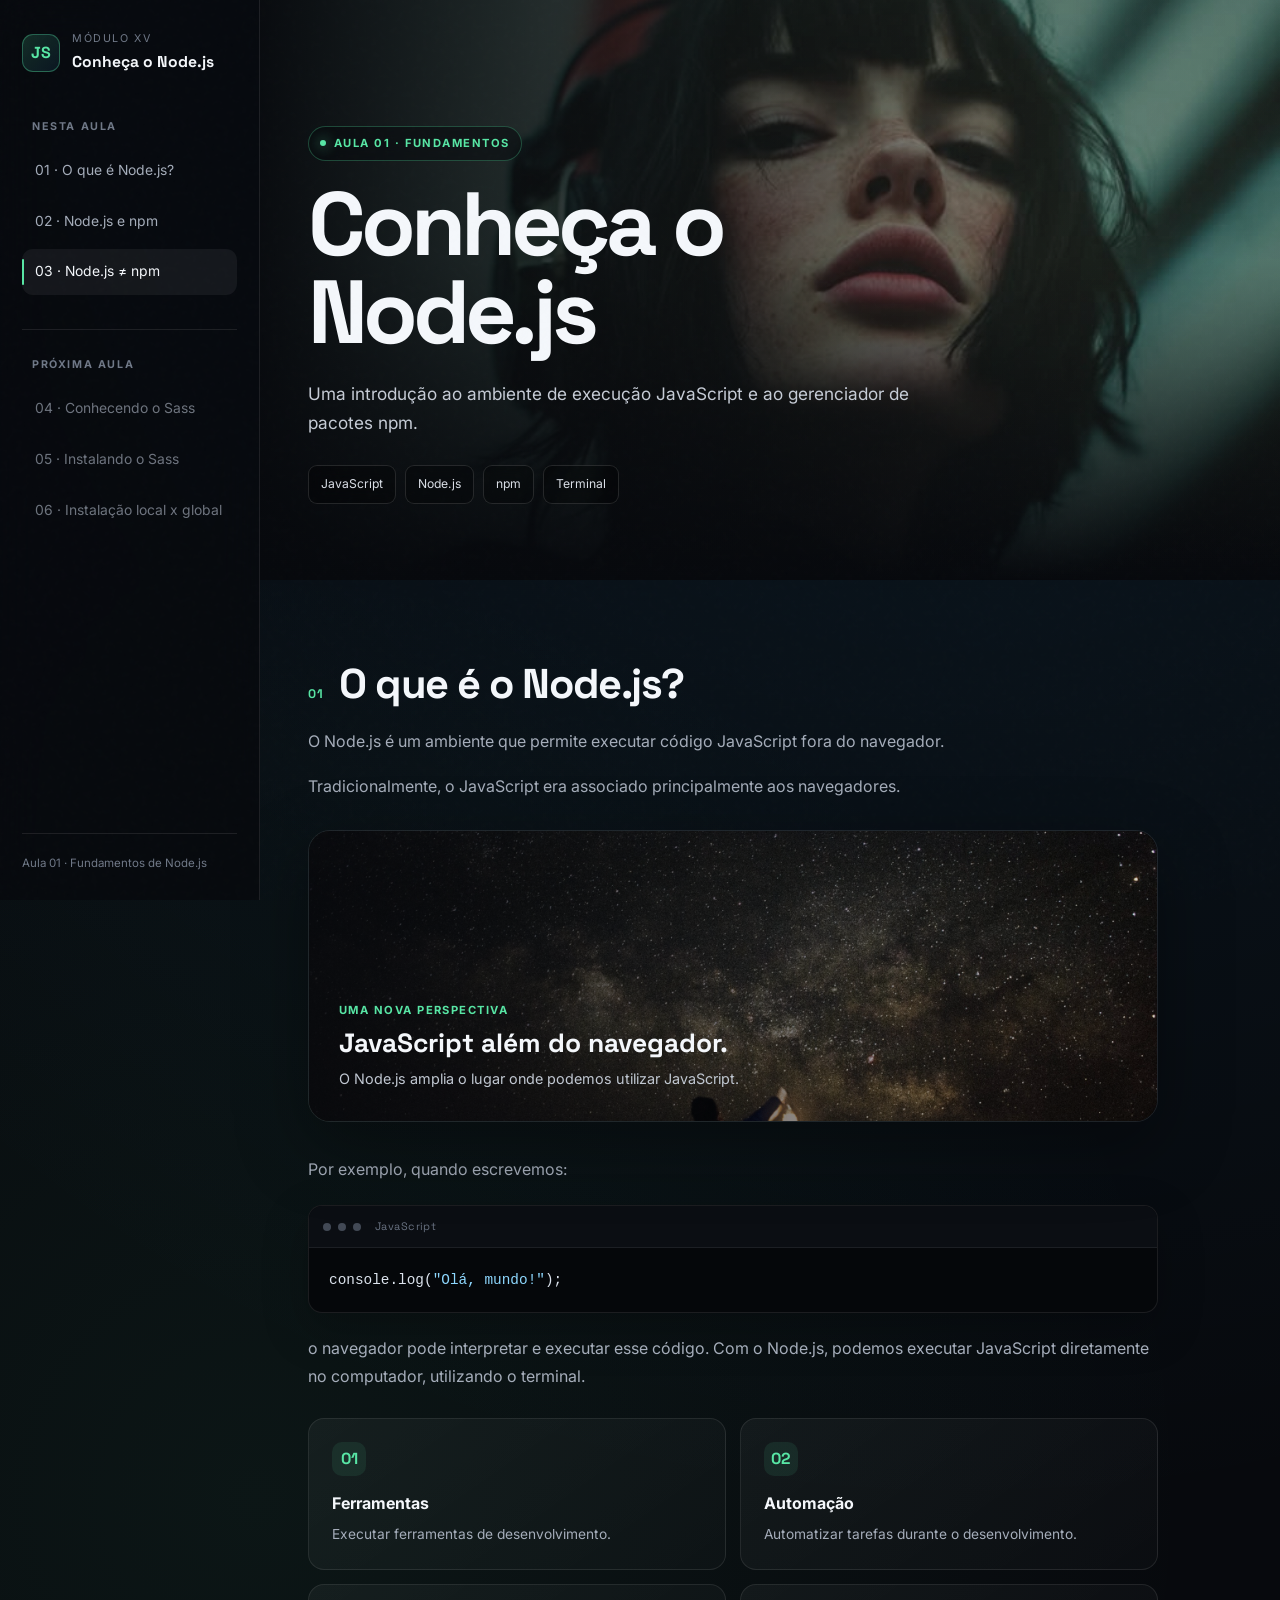
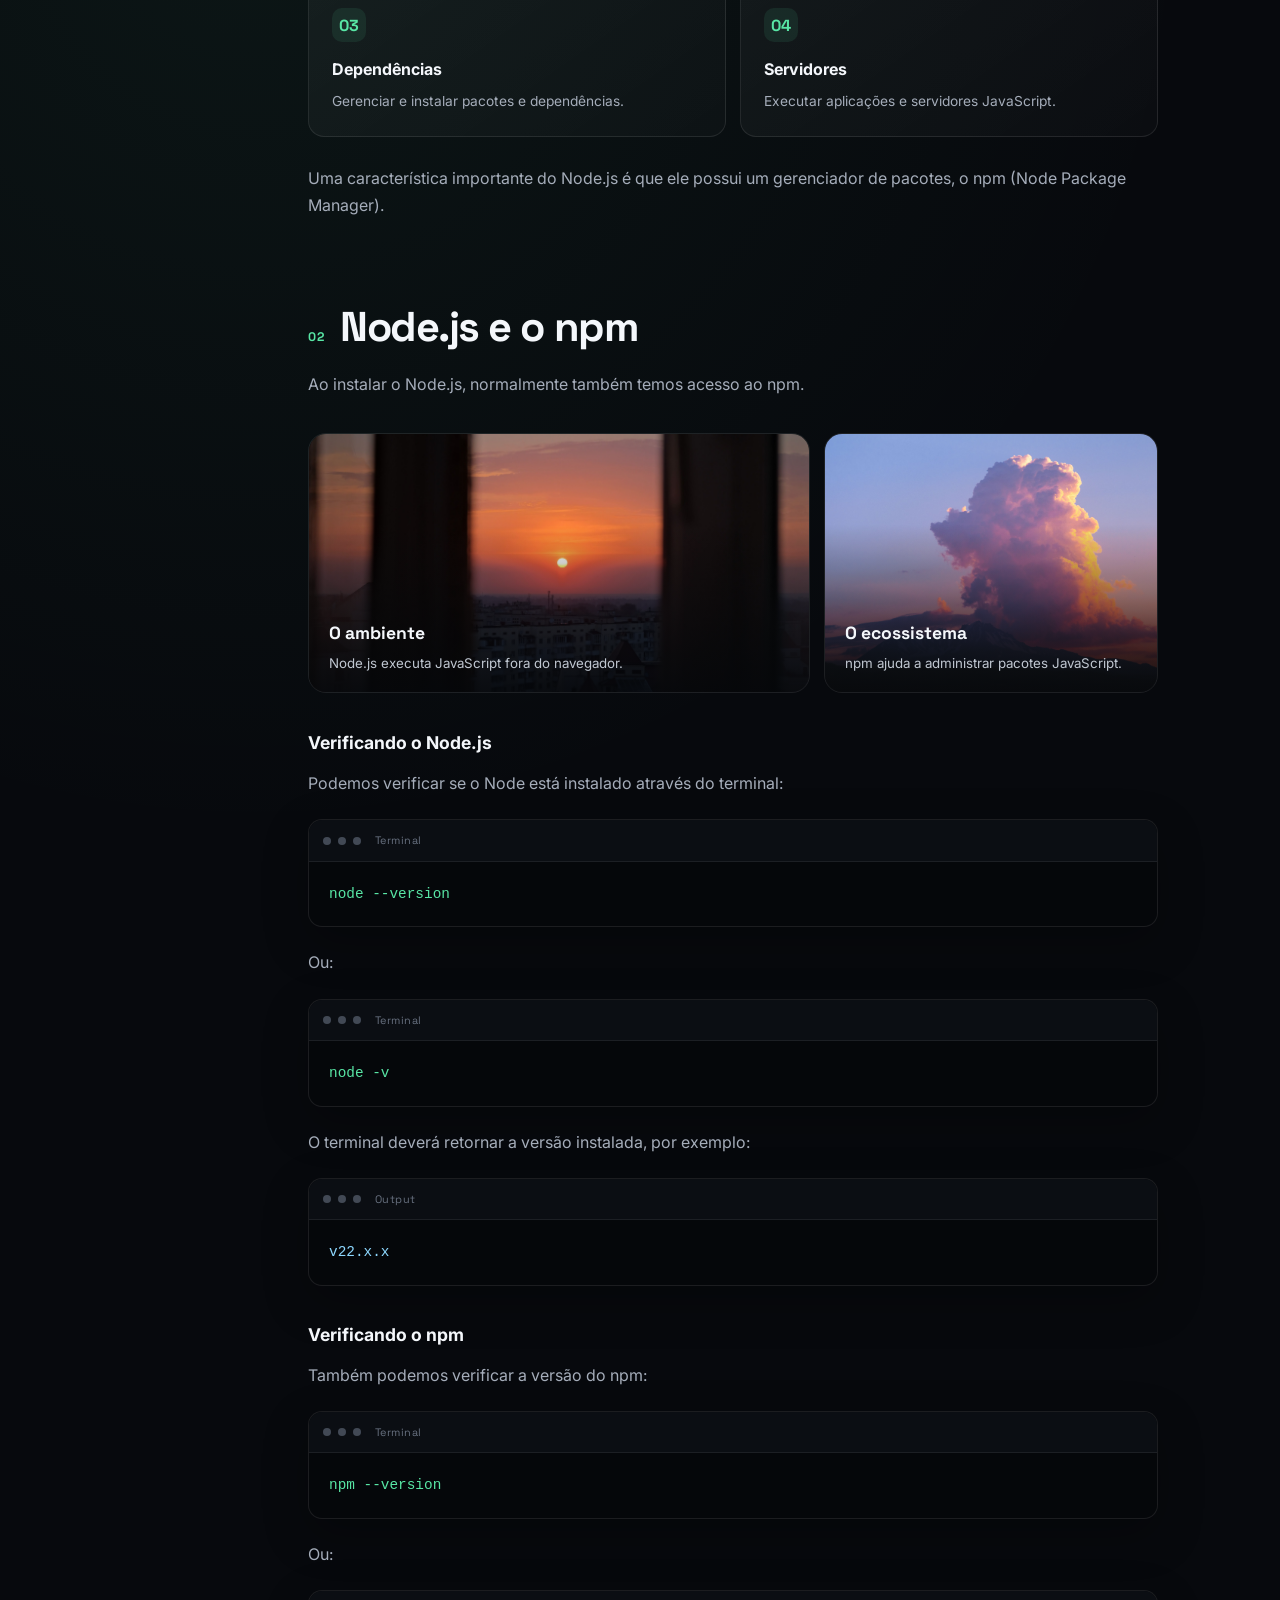
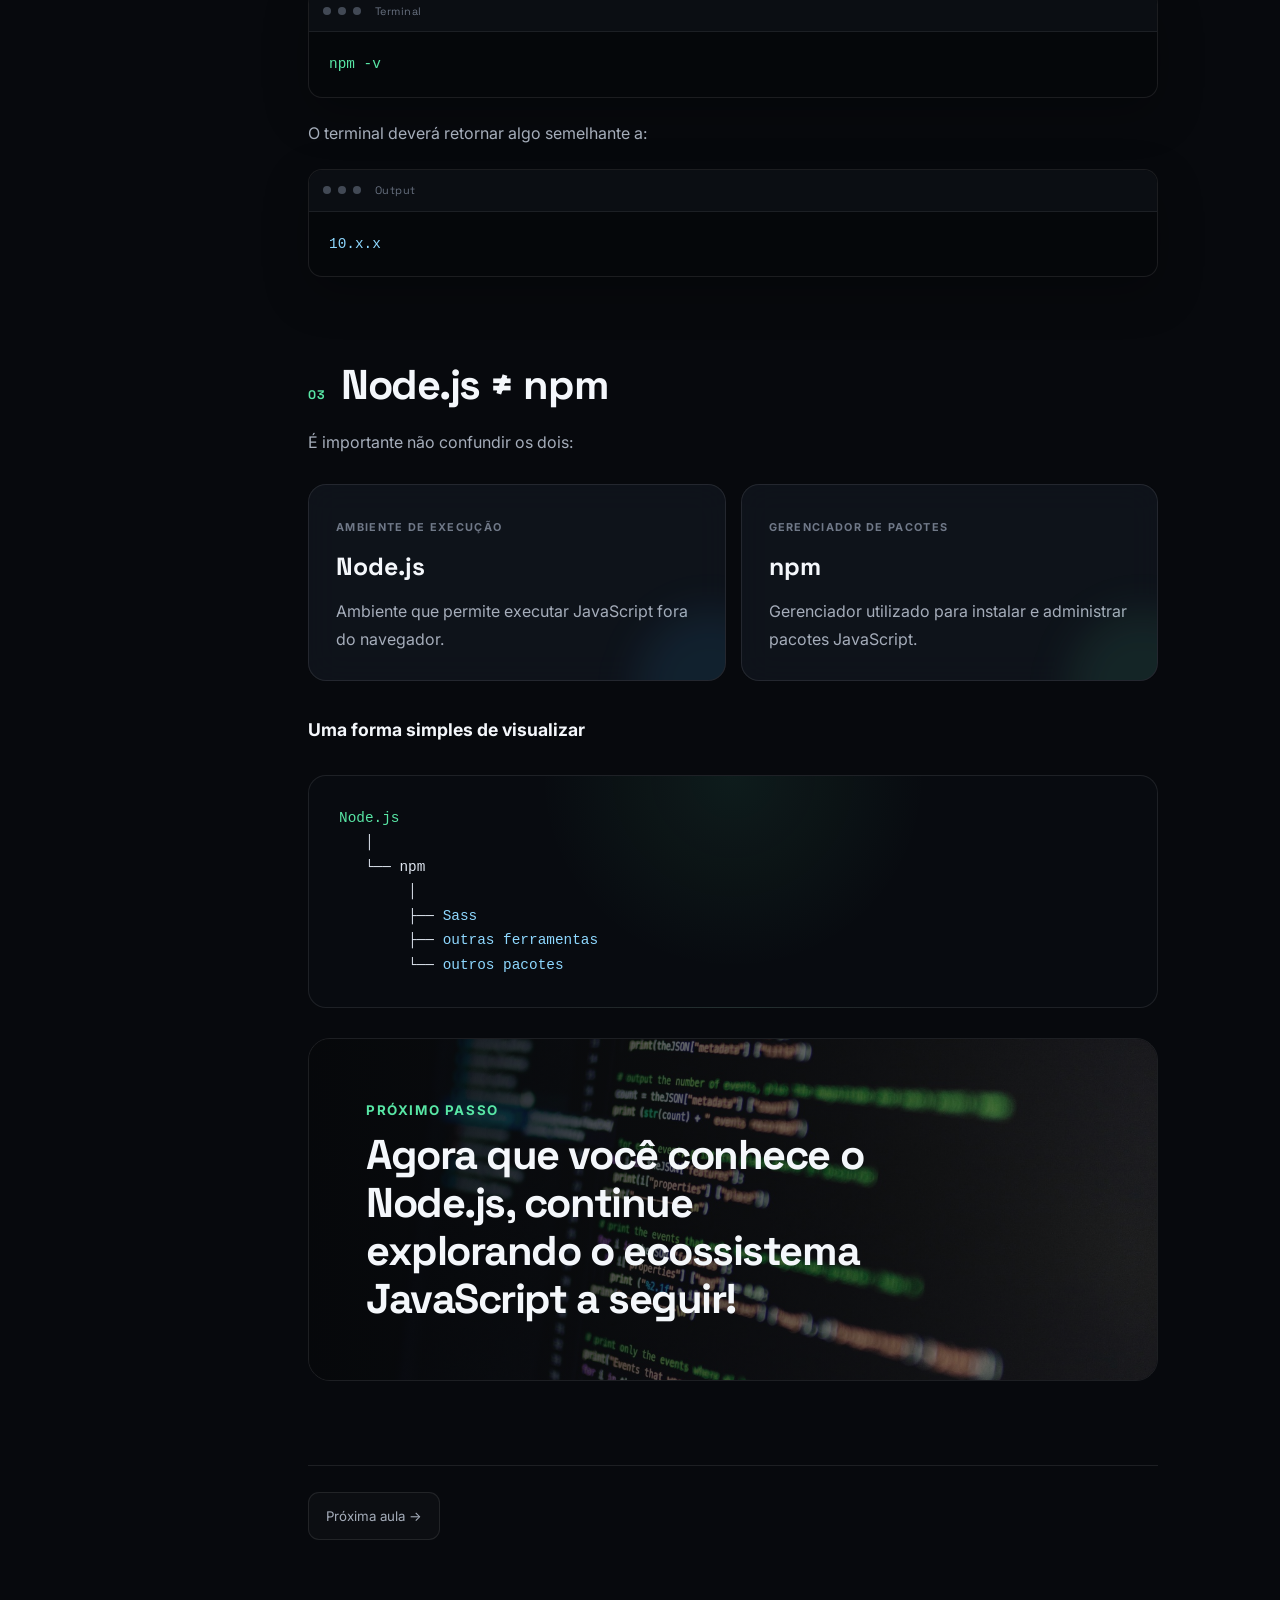
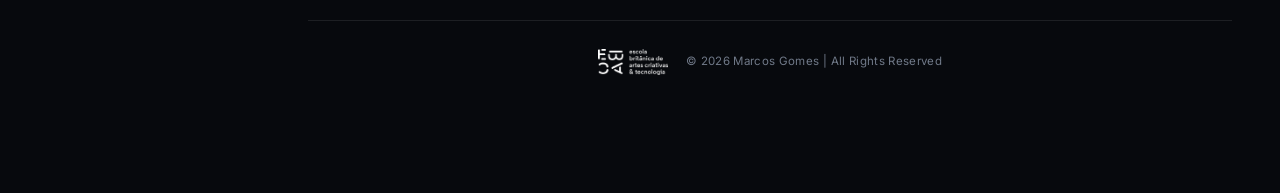
<file: index.html>
<!DOCTYPE html>
<html lang="pt-BR">
<head>
    <meta charset="UTF-8">
    <meta name="viewport" content="width=device-width, initial-scale=1.0">

    <meta name="description" content="Módulo XV — Aula 01: Conheça o Node.js. Uma introdução ao Node.js e ao npm.">

    <title>Módulo XV — Aula 01 | Conheça o Node.js</title>

    <style>
        @import url('https://fonts.googleapis.com/css2?family=Inter:wght@400;500;600;700;800&family=Space+Grotesk:wght@500;600;700&display=swap');

        :root {
            --bg: #07090d;
            --bg-soft: #0c1017;
            --panel: rgba(17, 22, 31, .78);
            --panel-solid: #11161f;
            --border: rgba(255,255,255,.09);
            --text: #f4f7fb;
            --muted: #a5adba;
            --muted-2: #707988;
            --accent: #58e6a5;
            --accent-2: #37b8ff;
            --shadow: 0 24px 70px rgba(0,0,0,.35);
            --radius: 22px;
        }

        * { box-sizing: border-box; margin: 0; padding: 0; }

        html { scroll-behavior: smooth; }

        body {
            min-height: 100vh;
            background:
                radial-gradient(circle at 75% 0%, rgba(55,184,255,.09), transparent 30%),
                radial-gradient(circle at 20% 30%, rgba(88,230,165,.06), transparent 26%),
                var(--bg);
            color: var(--text);
            font-family: "Inter", system-ui, sans-serif;
            line-height: 1.7;
        }

        body::before {
            content: "";
            position: fixed;
            inset: 0;
            pointer-events: none;
            opacity: .035;
            background-image: url("data:image/svg+xml,%3Csvg viewBox='0 0 180 180' xmlns='http://www.w3.org/2000/svg'%3E%3Cfilter id='n'%3E%3CfeTurbulence type='fractalNoise' baseFrequency='.8' numOctaves='3' stitchTiles='stitch'/%3E%3C/filter%3E%3Crect width='100%25' height='100%25' filter='url(%23n)' opacity='.35'/%3E%3C/svg%3E");
            z-index: 20;
        }

        a { color: inherit; text-decoration: none; }

        .site {
            display: grid;
            grid-template-columns: 260px minmax(0, 1fr);
            min-height: 100vh;
        }

        /* ---------- SIDEBAR ---------- */

        .sidebar {
            position: sticky;
            top: 0;
            height: 100vh;
            padding: 30px 22px;
            border-right: 1px solid var(--border);
            background: rgba(7,9,13,.72);
            backdrop-filter: blur(22px);
            z-index: 10;
        }

        .brand {
            display: flex;
            align-items: center;
            gap: 12px;
            margin-bottom: 42px;
        }

        .brand-mark {
            width: 38px;
            height: 38px;
            display: grid;
            place-items: center;
            border: 1px solid rgba(88,230,165,.35);
            border-radius: 11px;
            background: linear-gradient(135deg, rgba(88,230,165,.16), rgba(55,184,255,.08));
            color: var(--accent);
            font-family: "Space Grotesk", sans-serif;
            font-weight: 700;
        }

        .brand small {
            display: block;
            color: var(--muted-2);
            font-size: .67rem;
            text-transform: uppercase;
            letter-spacing: .15em;
        }

        .brand strong {
            display: block;
            margin-top: 1px;
            font-family: "Space Grotesk", sans-serif;
            font-size: .98rem;
        }

        .nav-label {
            margin: 0 10px 12px;
            color: var(--muted-2);
            font-size: .67rem;
            font-weight: 700;
            letter-spacing: .15em;
            text-transform: uppercase;
        }



        .next-lesson-nav {
            margin-top: 34px;
            padding-top: 26px;
            border-top: 1px solid var(--border);
        }

        .next-nav a {
            color: #626976;
            opacity: .65;
            font-size: .82rem;
        }

        /* Remove completamente os efeitos da navegação principal */

        .next-nav a::before {
            display: none;
        }




        .nav {
            display: grid;
            gap: 5px;
        }

        .nav a {
            position: relative;
            padding: 11px 13px;
            border-radius: 11px;
            color: var(--muted);
            font-size: .87rem;
            transition: .2s ease;
        }

        .nav a::before {
            content: "";
            position: absolute;
            left: 0;
            top: 10px;
            bottom: 10px;
            width: 2px;
            border-radius: 99px;
            background: var(--accent);
            opacity: 0;
            transform: scaleY(.5);
            transition: .2s ease;
        }

        .nav:not(.next-nav) a:hover,
        .nav:not(.next-nav) a.active {
            background: rgba(255,255,255,.055);
            color: var(--text);
        }

        .nav:not(.next-nav) a:hover::before,
        .nav:not(.next-nav) a.active::before {
            opacity: 1;
            transform: scaleY(1);
        }

        .sidebar-footer {
            position: absolute;
            left: 22px;
            right: 22px;
            bottom: 26px;
            padding-top: 20px;
            border-top: 1px solid var(--border);
            color: var(--muted-2);
            font-size: .72rem;
        }

        /* ---------- MAIN ---------- */

        main {
            width: 100%;
            max-width: 1180px;
            margin: 0 auto;
            padding: 0 48px 90px;
        }

        /* ---------- HERO ---------- */

        .hero {
            position: relative;
            min-height: 580px;
            margin: 0 -48px 80px;
            overflow: hidden;
            display: flex;
            align-items: flex-end;
            isolation: isolate;
        }

        .hero::before {
            content: "";
            position: absolute;
            inset: 0;
            background:
                linear-gradient(90deg, rgba(7,9,13,.98) 0%, rgba(7,9,13,.72) 34%, rgba(7,9,13,.18) 78%),
                linear-gradient(0deg, rgba(7,9,13,1) 0%, rgba(7,9,13,.04) 55%);
            z-index: 1;
        }

        .hero-image {
            position: absolute;
            inset: 0;
            width: 100%;
            height: 100%;
            object-fit: cover;
            object-position: right 40%;
            filter: saturate(.85) contrast(1.06);
            z-index: 0;
        }

        .hero-content {
            position: relative;
            z-index: 2;
            max-width: 760px;
            padding: 80px 48px 76px;
        }

        .eyebrow {
            display: inline-flex;
            align-items: center;
            gap: 8px;
            margin-bottom: 20px;
            padding: 7px 11px;
            border: 1px solid rgba(88,230,165,.28);
            border-radius: 999px;
            background: rgba(7,9,13,.5);
            color: var(--accent);
            font-size: .7rem;
            font-weight: 700;
            letter-spacing: .13em;
            text-transform: uppercase;
            backdrop-filter: blur(10px);
        }

        .eyebrow::before {
            content: "";
            width: 6px;
            height: 6px;
            border-radius: 50%;
            background: var(--accent);
            box-shadow: 0 0 14px var(--accent);
        }

        h1 {
            max-width: 720px;
            font-family: "Space Grotesk", sans-serif;
            font-size: clamp(3rem, 7vw, 5.8rem);
            line-height: .98;
            letter-spacing: -.055em;
        }

        .hero p {
            max-width: 650px;
            margin-top: 22px;
            color: #c6ccd6;
            font-size: 1.08rem;
        }

        .hero-meta {
            display: flex;
            flex-wrap: wrap;
            gap: 9px;
            margin-top: 28px;
        }

        .meta {
            padding: 8px 12px;
            border: 1px solid rgba(255,255,255,.12);
            border-radius: 9px;
            background: rgba(0,0,0,.28);
            color: #d9dee6;
            font-size: .76rem;
            backdrop-filter: blur(8px);
        }

        /* ---------- CONTENT ---------- */

        .content {
            max-width: 850px;
        }

        section {
            scroll-margin-top: 40px;
            margin-bottom: 84px;
        }

        .section-heading {
            display: flex;
            align-items: baseline;
            gap: 14px;
            margin-bottom: 20px;
        }

        .section-number {
            color: var(--accent);
            font-family: "Space Grotesk", sans-serif;
            font-size: .78rem;
            font-weight: 700;
            letter-spacing: .12em;
        }

        h2 {
            font-family: "Space Grotesk", sans-serif;
            font-size: clamp(1.9rem, 4vw, 2.6rem);
            line-height: 1.15;
            letter-spacing: -.035em;
        }

        h3 {
            margin: 34px 0 12px;
            font-size: 1.1rem;
        }

        p {
            margin-bottom: 18px;
            color: var(--muted);
        }

        /* ---------- IMAGE FEATURE ---------- */

        .image-feature {
            position: relative;
            min-height: 290px;
            margin: 30px 0 34px;
            overflow: hidden;
            border: 1px solid var(--border);
            border-radius: var(--radius);
            box-shadow: var(--shadow);
        }

        .image-feature img {
            position: absolute;
            inset: 0;
            width: 100%;
            height: 100%;
            object-fit: cover;
        }

        .image-feature::after {
            content: "";
            position: absolute;
            inset: 0;
            background: linear-gradient(90deg, rgba(7,9,13,.88), rgba(7,9,13,.16));
        }

        .image-caption {
            position: relative;
            z-index: 1;
            max-width: 480px;
            min-height: 290px;
            display: flex;
            flex-direction: column;
            justify-content: flex-end;
            padding: 30px;
        }

        .image-caption span {
            margin-bottom: 8px;
            color: var(--accent);
            font-size: .7rem;
            font-weight: 700;
            letter-spacing: .13em;
            text-transform: uppercase;
        }

        .image-caption strong {
            font-family: "Space Grotesk", sans-serif;
            font-size: 1.65rem;
            line-height: 1.15;
        }

        .image-caption p {
            margin: 8px 0 0;
            color: #c0c7d1;
            font-size: .9rem;
        }

        /* ---------- CODE ---------- */

        .code-block {
            margin: 22px 0;
            overflow: hidden;
            border: 1px solid var(--border);
            border-radius: 14px;
            background: #05070a;
            box-shadow: 0 16px 45px rgba(0,0,0,.25);
        }

        .code-top {
            display: flex;
            align-items: center;
            gap: 7px;
            padding: 11px 14px;
            border-bottom: 1px solid rgba(255,255,255,.07);
            background: #0b0e13;
        }

        .dot {
            width: 8px;
            height: 8px;
            border-radius: 50%;
            background: #424955;
        }

        .code-top span:last-child {
            margin-left: 7px;
            color: #687180;
            font-family: "Space Grotesk", sans-serif;
            font-size: .68rem;
            letter-spacing: .04em;
        }

        pre {
            padding: 20px;
            overflow-x: auto;
            color: #dce3ed;
            font: 500 .9rem/1.7 "Cascadia Code", "Fira Code", Consolas, monospace;
        }

        .command { color: var(--accent); }
        .value { color: #8ed8ff; }

        /* ---------- LIST / CARDS ---------- */

        .feature-grid {
            display: grid;
            grid-template-columns: repeat(2, 1fr);
            gap: 14px;
            margin-top: 28px;
        }

        .feature-card {
            padding: 23px;
            border: 1px solid var(--border);
            border-radius: 16px;
            background: linear-gradient(145deg, rgba(255,255,255,.045), rgba(255,255,255,.018));
        }

        .feature-icon {
            width: 34px;
            height: 34px;
            display: grid;
            place-items: center;
            margin-bottom: 14px;
            border-radius: 10px;
            background: rgba(88,230,165,.09);
            color: var(--accent);
            font-family: "Space Grotesk", sans-serif;
            font-weight: 700;
        }

        .feature-card strong {
            display: block;
            margin-bottom: 6px;
            color: var(--text);
        }

        .feature-card p {
            margin: 0;
            font-size: .86rem;
        }

        /* ---------- COMPARISON ---------- */

        .comparison {
            display: grid;
            grid-template-columns: repeat(2, 1fr);
            gap: 15px;
            margin-top: 28px;
        }

        .compare-card {
            position: relative;
            overflow: hidden;
            padding: 27px;
            border: 1px solid var(--border);
            border-radius: 18px;
            background: var(--panel);
            backdrop-filter: blur(16px);
        }

        .compare-card::after {
            content: "";
            position: absolute;
            width: 150px;
            height: 150px;
            right: -60px;
            bottom: -80px;
            border-radius: 50%;
            background: rgba(55,184,255,.09);
            filter: blur(20px);
        }

        .compare-card:nth-child(2)::after {
            background: rgba(88,230,165,.09);
        }

        .compare-label {
            color: var(--muted-2);
            font-size: .68rem;
            font-weight: 700;
            letter-spacing: .12em;
            text-transform: uppercase;
        }

        .compare-card h3 {
            margin: 7px 0 10px;
            font-family: "Space Grotesk", sans-serif;
            font-size: 1.55rem;
        }

        .compare-card p { margin: 0; }

        /* ---------- DIAGRAM ---------- */

        .diagram {
            position: relative;
            margin-top: 30px;
            padding: 30px;
            border: 1px solid var(--border);
            border-radius: 18px;
            background:
                radial-gradient(circle at 50% 0%, rgba(88,230,165,.08), transparent 40%),
                #080b10;
            overflow: hidden;
        }

        .diagram pre {
            padding: 0;
        }

        .diagram .node { color: var(--accent); }
        .diagram .pkg { color: #8ed8ff; }

        /* ---------- IMAGE STRIP ---------- */

        .image-strip {
            display: grid;
            grid-template-columns: 1.2fr .8fr;
            gap: 14px;
            margin: 35px 0;
        }

        .strip-card {
            position: relative;
            min-height: 260px;
            overflow: hidden;
            border-radius: 18px;
            border: 1px solid var(--border);
        }

        .strip-card img {
            position: absolute;
            inset: 0;
            width: 100%;
            height: 100%;
            object-fit: cover;
            transition: transform .5s ease;
        }

        .strip-card:hover img {
            transform: scale(1.045);
        }

        .strip-card::after {
            content: "";
            position: absolute;
            inset: 0;
            background: linear-gradient(0deg, rgba(5,7,10,.86), transparent 65%);
        }

        .strip-card div {
            position: absolute;
            left: 20px;
            right: 20px;
            bottom: 18px;
            z-index: 1;
        }

        .strip-card strong {
            font-family: "Space Grotesk", sans-serif;
            font-size: 1.1rem;
        }

        .strip-card small {
            display: block;
            margin-top: 3px;
            color: #c0c7d1;
        }

        /* ---------- FINAL CTA ---------- */

        .next-lesson {
            position: relative;
            min-height: 280px;
            display: flex;
            align-items: flex-end;
            margin-top: 30px;
            overflow: hidden;
            border-radius: var(--radius);
            border: 1px solid var(--border);
        }

        .next-lesson img {
            position: absolute;
            object-position: bottom 20%;
            inset: 0;
            width: 100%;
            height: 100%;
            object-fit: cover;
            filter: saturate(.82);
        }

        .next-lesson::after {
            content: "";
            position: absolute;
            inset: 0;
            background: linear-gradient(90deg, rgba(5,7,10,.93), rgba(5,7,10,.25));
        }

        .next-content {
            position: relative;
            z-index: 1;
            padding: 57px;
        }

        .next-content small {
            color: var(--accent);
            font-weight: 700;
            text-transform: uppercase;
            letter-spacing: .12em;
        }

        .next-content h2 {
            max-width: 520px;
            margin: 8px 0 0;
        }

        /* ---------- FOOTER NAV ---------- */

        .lesson-navigation {
            display: flex;
            justify-content: space-between;
            gap: 14px;
            margin-top: 70px;
            padding-top: 26px;
            border-top: 1px solid var(--border);
        }

        .lesson-navigation a {
            padding: 12px 17px;
            border: 1px solid var(--border);
            border-radius: 11px;
            background: rgba(255,255,255,.025);
            color: var(--muted);
            font-size: .83rem;
            transition: .2s ease;
        }

        .lesson-navigation a:hover {
            color: var(--text);
            background: rgba(255,255,255,.06);
        }

        .site-footer {
            display: flex;
            align-items: center;
            justify-content: center;
            gap: 18px;

            margin-top: 80px;
            padding: 28px 20px;

            border-top: 1px solid var(--border);

            color: var(--muted-2);
            font-family: "Inter", sans-serif;
            font-size: 0.72rem;
            letter-spacing: 0.03em;
        }

        .footer-brand {
            display: flex;
            align-items: center;
        }

        .footer-brand img {
            display: block;
            width: 70px;
            height: auto;
            object-fit: contain;
        }

        .footer-copyright {
            white-space: nowrap;
        }


        /* ---------- RESPONSIVE ---------- */

        @media (max-width: 900px) {
            .site { display: block; }

            .sidebar {
                position: relative;
                height: auto;
                padding: 18px 20px;
                border-right: 0;
                border-bottom: 1px solid var(--border);
            }

            .brand { margin-bottom: 18px; }

            .sidebar-footer { display: none; }

            .nav {
                display: flex;
                flex-wrap: wrap;
            }

            main { padding: 0 24px 70px; }

            .hero {
                min-height: 540px;
                margin: 0 -24px 65px;
            }

            .hero-content { padding: 60px 24px; }
        }

        @media (max-width: 620px) {
            .feature-grid,
            .comparison,
            .image-strip {
                grid-template-columns: 1fr;
            }

            h1 { font-size: 3rem; }

            .hero {
                min-height: 560px;
            }

            .hero-image {
                object-position: 60% center;
            }

            .image-feature {
                min-height: 340px;
            }

            .image-caption {
                min-height: 340px;
            }

            .lesson-navigation {
                flex-direction: column;
            }

            .lesson-navigation a {
                text-align: center;
            }
        }
    </style>
</head>

<body>

<div class="site">

    <aside class="sidebar">
        <a class="brand" href="#">
            <span class="brand-mark">JS</span>
            <span>
                <small>Módulo XV</small>
                <strong>Conheça o Node.js</strong>
            </span>
        </a>

        <div class="nav-label">Nesta aula</div>

        <nav class="nav" aria-label="Navegação da aula">
            <a class="active" href="#node">01 · O que é Node.js?</a>
            <a href="#npm">02 · Node.js e npm</a>
            <a href="#diferenca">03 · Node.js ≠ npm</a>
        </nav>

    <!-- PRÓXIMA AULA -->
    <div class="next-lesson-nav">

        <div class="nav-label">
            Próxima aula
        </div>

        <nav class="nav next-nav" aria-label="Próxima aula">

            <a>04 · Conhecendo o Sass</a>

            <a>05 · Instalando o Sass</a>

            <a>06 · Instalação local x global</a>

        </nav>

    </div>


    <div class="sidebar-footer">
        Aula 01 · Fundamentos de Node.js
    </div>


    </aside>

    <main>

        <header class="hero">
            <img class="hero-image" src="images/matrix.jpg" alt="Código sendo desenvolvido em um editor de programação">

            <div class="hero-content">
                <div class="eyebrow">Aula 01 · Fundamentos</div>

                <h1>Conheça o<br>Node.js</h1>

                <p>
                    Uma introdução ao ambiente de execução JavaScript
                    e ao gerenciador de pacotes npm.
                </p>

                <div class="hero-meta">
                    <span class="meta">JavaScript</span>
                    <span class="meta">Node.js</span>
                    <span class="meta">npm</span>
                    <span class="meta">Terminal</span>
                </div>
            </div>
        </header>

        <div class="content">

            <section id="node">
                <div class="section-heading">
                    <span class="section-number">01</span>
                    <h2>O que é o Node.js?</h2>
                </div>

                <p>
                    O Node.js é um ambiente que permite executar
                    código JavaScript fora do navegador.
                </p>

                <p>
                    Tradicionalmente, o JavaScript era associado
                    principalmente aos navegadores.
                </p>

                <div class="image-feature">
                    <img src="images/stars.jpg" alt="Pessoa observando o céu estrelado">

                    <div class="image-caption">
                        <span>Uma nova perspectiva</span>
                        <strong>JavaScript além do navegador.</strong>
                        <p>
                            O Node.js amplia o lugar onde podemos
                            utilizar JavaScript.
                        </p>
                    </div>
                </div>

                <p>
                    Por exemplo, quando escrevemos:
                </p>

                <div class="code-block">
                    <div class="code-top">
                        <i class="dot"></i>
                        <i class="dot"></i>
                        <i class="dot"></i>
                        <span>JavaScript</span>
                    </div>

                    <pre><code>console.log(<span class="value">"Olá, mundo!"</span>);</code></pre>
                </div>

                <p>
                    o navegador pode interpretar e executar esse código.
                    Com o Node.js, podemos executar JavaScript diretamente
                    no computador, utilizando o terminal.
                </p>

                <div class="feature-grid">

                    <article class="feature-card">
                        <div class="feature-icon">01</div>
                        <strong>Ferramentas</strong>
                        <p>Executar ferramentas de desenvolvimento.</p>
                    </article>

                    <article class="feature-card">
                        <div class="feature-icon">02</div>
                        <strong>Automação</strong>
                        <p>Automatizar tarefas durante o desenvolvimento.</p>
                    </article>

                    <article class="feature-card">
                        <div class="feature-icon">03</div>
                        <strong>Dependências</strong>
                        <p>Gerenciar e instalar pacotes e dependências.</p>
                    </article>

                    <article class="feature-card">
                        <div class="feature-icon">04</div>
                        <strong>Servidores</strong>
                        <p>Executar aplicações e servidores JavaScript.</p>
                    </article>

                </div>

                <p style="margin-top:28px;">
                    Uma característica importante do Node.js é que ele
                    possui um gerenciador de pacotes, o npm
                    (Node Package Manager).
                </p>
            </section>

            <section id="npm">
                <div class="section-heading">
                    <span class="section-number">02</span>
                    <h2>Node.js e o npm</h2>
                </div>

                <p>
                    Ao instalar o Node.js, normalmente também temos
                    acesso ao npm.
                </p>

                <div class="image-strip">
                    <div class="strip-card">
                        <img src="images/sunset.jpg" alt="Nascer ou pôr do sol sobre uma cidade">
                        <div>
                            <strong>O ambiente</strong>
                            <small>Node.js executa JavaScript fora do navegador.</small>
                        </div>
                    </div>

                    <div class="strip-card">
                        <img src="images/volcano.jpg" alt="Vulcão sob um céu colorido">
                        <div>
                            <strong>O ecossistema</strong>
                            <small>npm ajuda a administrar pacotes JavaScript.</small>
                        </div>
                    </div>
                </div>

                <h3>Verificando o Node.js</h3>

                <p>
                    Podemos verificar se o Node está instalado através do terminal:
                </p>

                <div class="code-block">
                    <div class="code-top">
                        <i class="dot"></i>
                        <i class="dot"></i>
                        <i class="dot"></i>
                        <span>Terminal</span>
                    </div>

                    <pre><code><span class="command">node --version</span></code></pre>
                </div>

                <p>Ou:</p>

                <div class="code-block">
                    <div class="code-top">
                        <i class="dot"></i>
                        <i class="dot"></i>
                        <i class="dot"></i>
                        <span>Terminal</span>
                    </div>

                    <pre><code><span class="command">node -v</span></code></pre>
                </div>

                <p>
                    O terminal deverá retornar a versão instalada,
                    por exemplo:
                </p>

                <div class="code-block">
                    <div class="code-top">
                        <i class="dot"></i>
                        <i class="dot"></i>
                        <i class="dot"></i>
                        <span>Output</span>
                    </div>

                    <pre><code><span class="value">v22.x.x</span></code></pre>
                </div>

                <h3>Verificando o npm</h3>

                <p>
                    Também podemos verificar a versão do npm:
                </p>

                <div class="code-block">
                    <div class="code-top">
                        <i class="dot"></i>
                        <i class="dot"></i>
                        <i class="dot"></i>
                        <span>Terminal</span>
                    </div>

                    <pre><code><span class="command">npm --version</span></code></pre>
                </div>

                <p>Ou:</p>

                <div class="code-block">
                    <div class="code-top">
                        <i class="dot"></i>
                        <i class="dot"></i>
                        <i class="dot"></i>
                        <span>Terminal</span>
                    </div>

                    <pre><code><span class="command">npm -v</span></code></pre>
                </div>

                <p>
                    O terminal deverá retornar algo semelhante a:
                </p>

                <div class="code-block">
                    <div class="code-top">
                        <i class="dot"></i>
                        <i class="dot"></i>
                        <i class="dot"></i>
                        <span>Output</span>
                    </div>

                    <pre><code><span class="value">10.x.x</span></code></pre>
                </div>
            </section>

            <section id="diferenca">
                <div class="section-heading">
                    <span class="section-number">03</span>
                    <h2>Node.js ≠ npm</h2>
                </div>

                <p>
                    É importante não confundir os dois:
                </p>

                <div class="comparison">

                    <article class="compare-card">
                        <span class="compare-label">Ambiente de execução</span>
                        <h3>Node.js</h3>
                        <p>
                            Ambiente que permite executar JavaScript
                            fora do navegador.
                        </p>
                    </article>

                    <article class="compare-card">
                        <span class="compare-label">Gerenciador de pacotes</span>
                        <h3>npm</h3>
                        <p>
                            Gerenciador utilizado para instalar
                            e administrar pacotes JavaScript.
                        </p>
                    </article>

                </div>

                <h3>Uma forma simples de visualizar</h3>

                <div class="diagram">
                    <pre><code><span class="node">Node.js</span>
   │
   └── npm
        │
        ├── <span class="pkg">Sass</span>
        ├── <span class="pkg">outras ferramentas</span>
        └── <span class="pkg">outros pacotes</span></code></pre>
                </div>

                <div class="next-lesson">
                    <img src="images/coding.jpg" alt="Vulcão ao entardecer">

                    <div class="next-content">
                        <small>Próximo passo</small>
                        <h2>
                            Agora que você conhece o Node.js,
                            continue explorando o ecossistema JavaScript a seguir!
                        </h2>
                    </div>
                </div>
            </section>

            <nav class="lesson-navigation" aria-label="Navegação entre aulas">
                <a href="index2.html">Próxima aula →</a>
            </nav>

        </div>

        <footer class="site-footer">

            <div class="footer-brand">
                <img src="images/logo.png" alt="Marcos Gomes">
            </div>

            <div class="footer-copyright">
                © 2026 Marcos Gomes | All Rights Reserved
            </div>

        </footer>

    </main>



</div>

<script>
    // Destaque simples do item de navegação conforme a seção visível.
    const sections = document.querySelectorAll("section[id]");
    const links = document.querySelectorAll(".nav a");

    const observer = new IntersectionObserver(
        entries => {
            entries.forEach(entry => {
                if (!entry.isIntersecting) return;

                links.forEach(link => link.classList.remove("active"));

                const active = document.querySelector(
                    `.nav a[href="#${entry.target.id}"]`
                );

                if (active) active.classList.add("active");
            });
        },
        { rootMargin: "-20% 0px -65% 0px" }
    );

    sections.forEach(section => observer.observe(section));
</script>

</body>
</html>
</file>
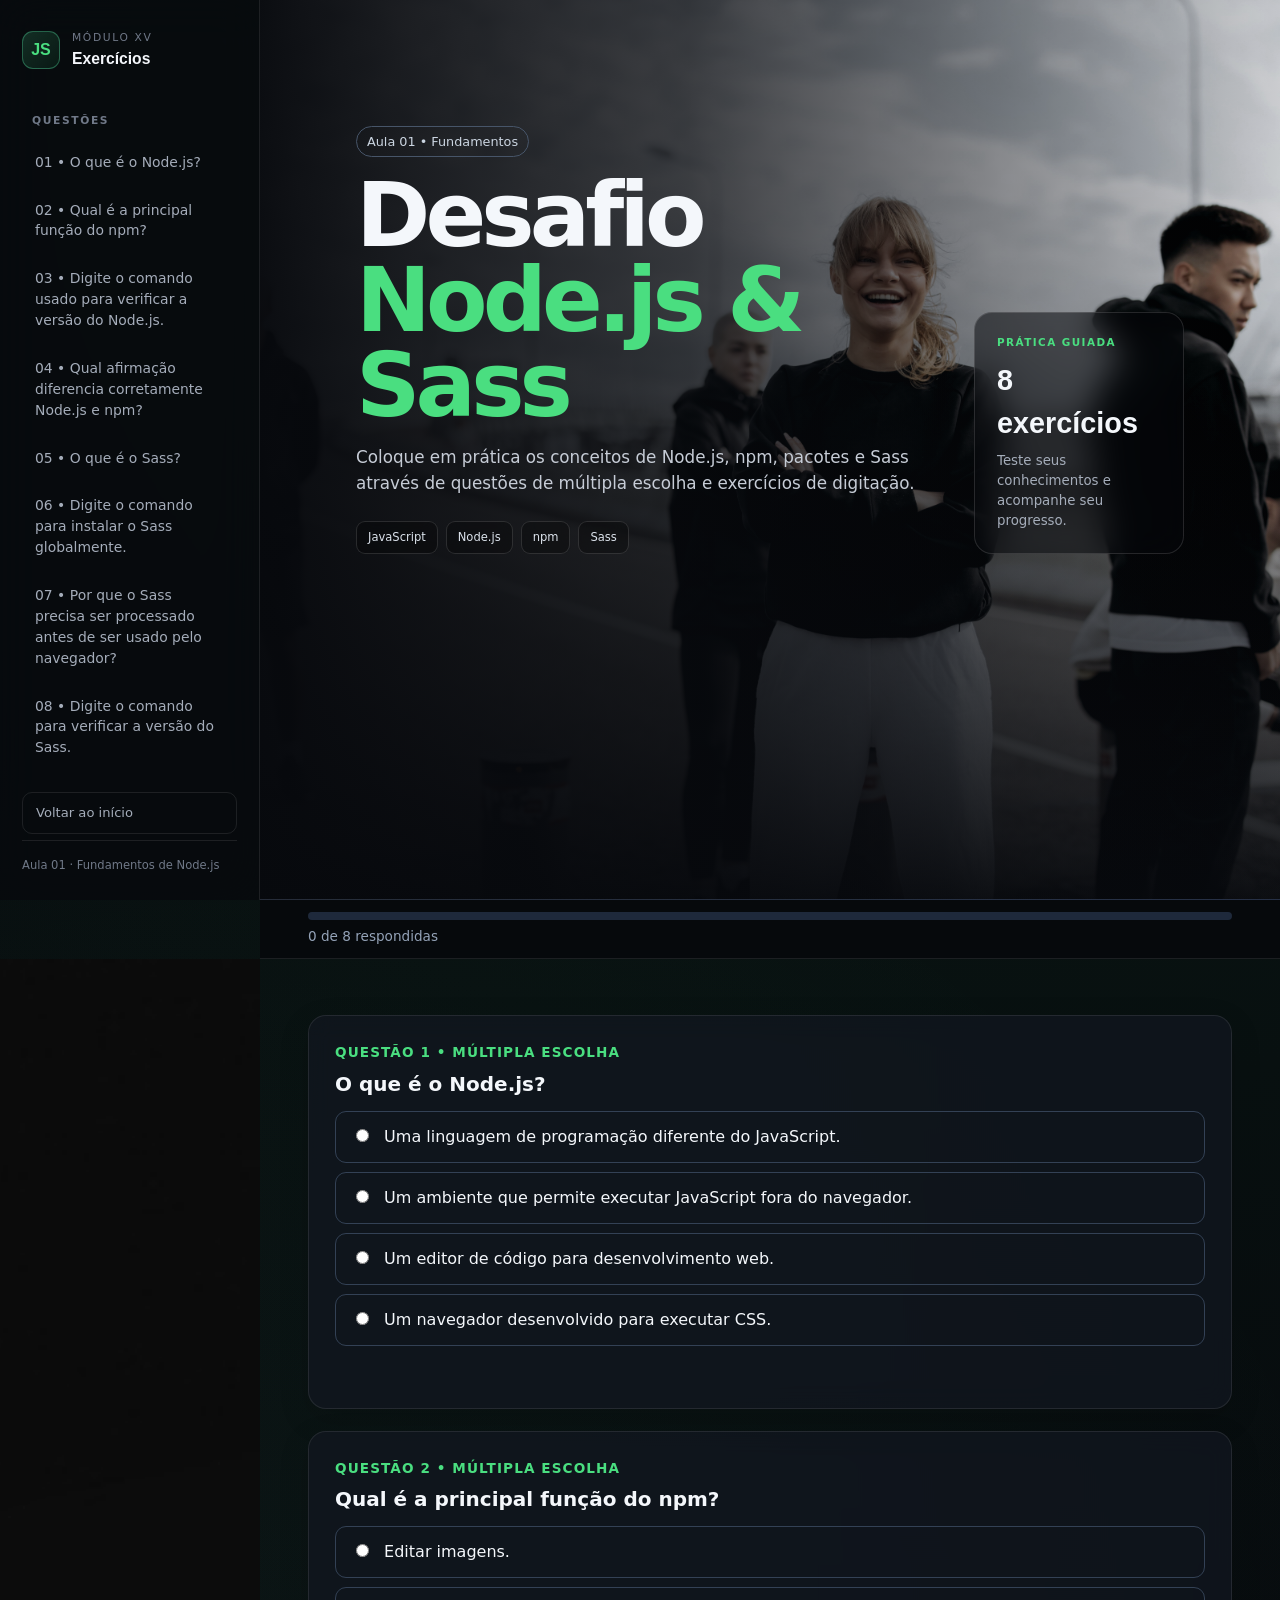
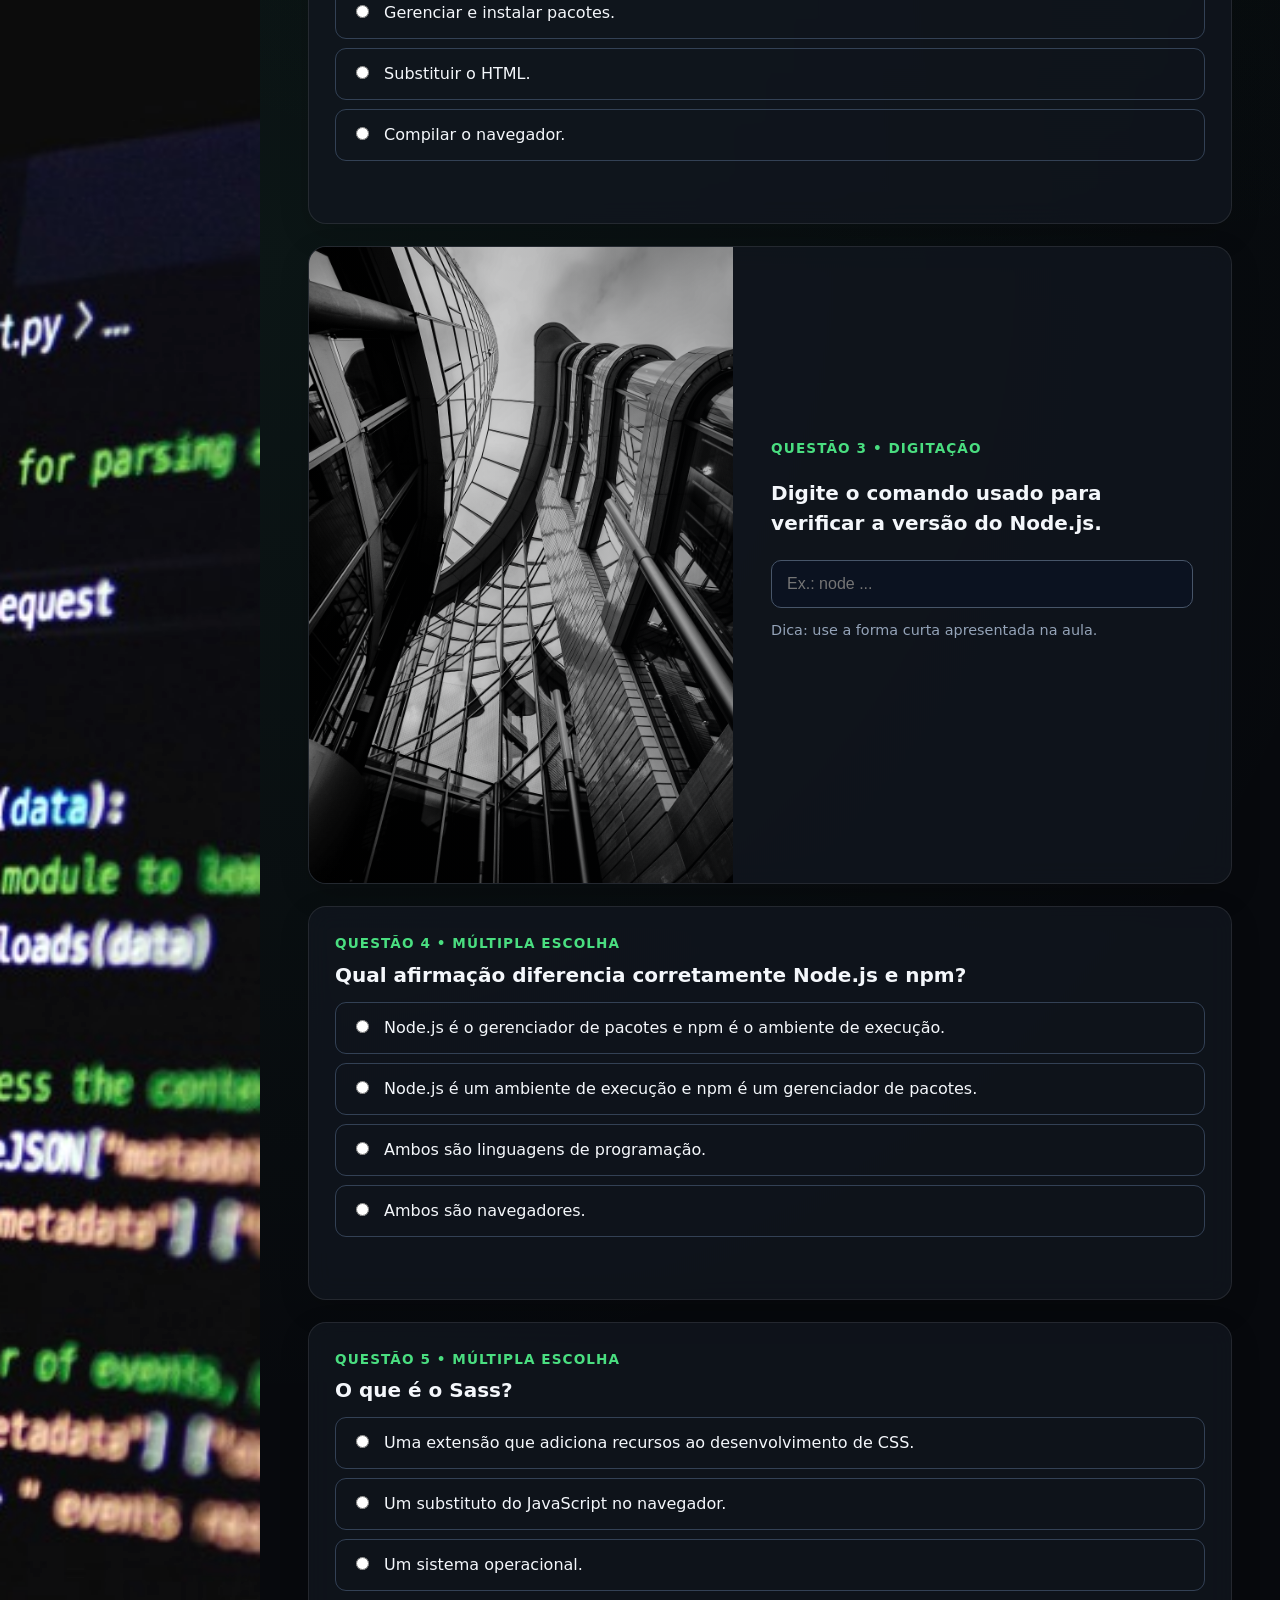
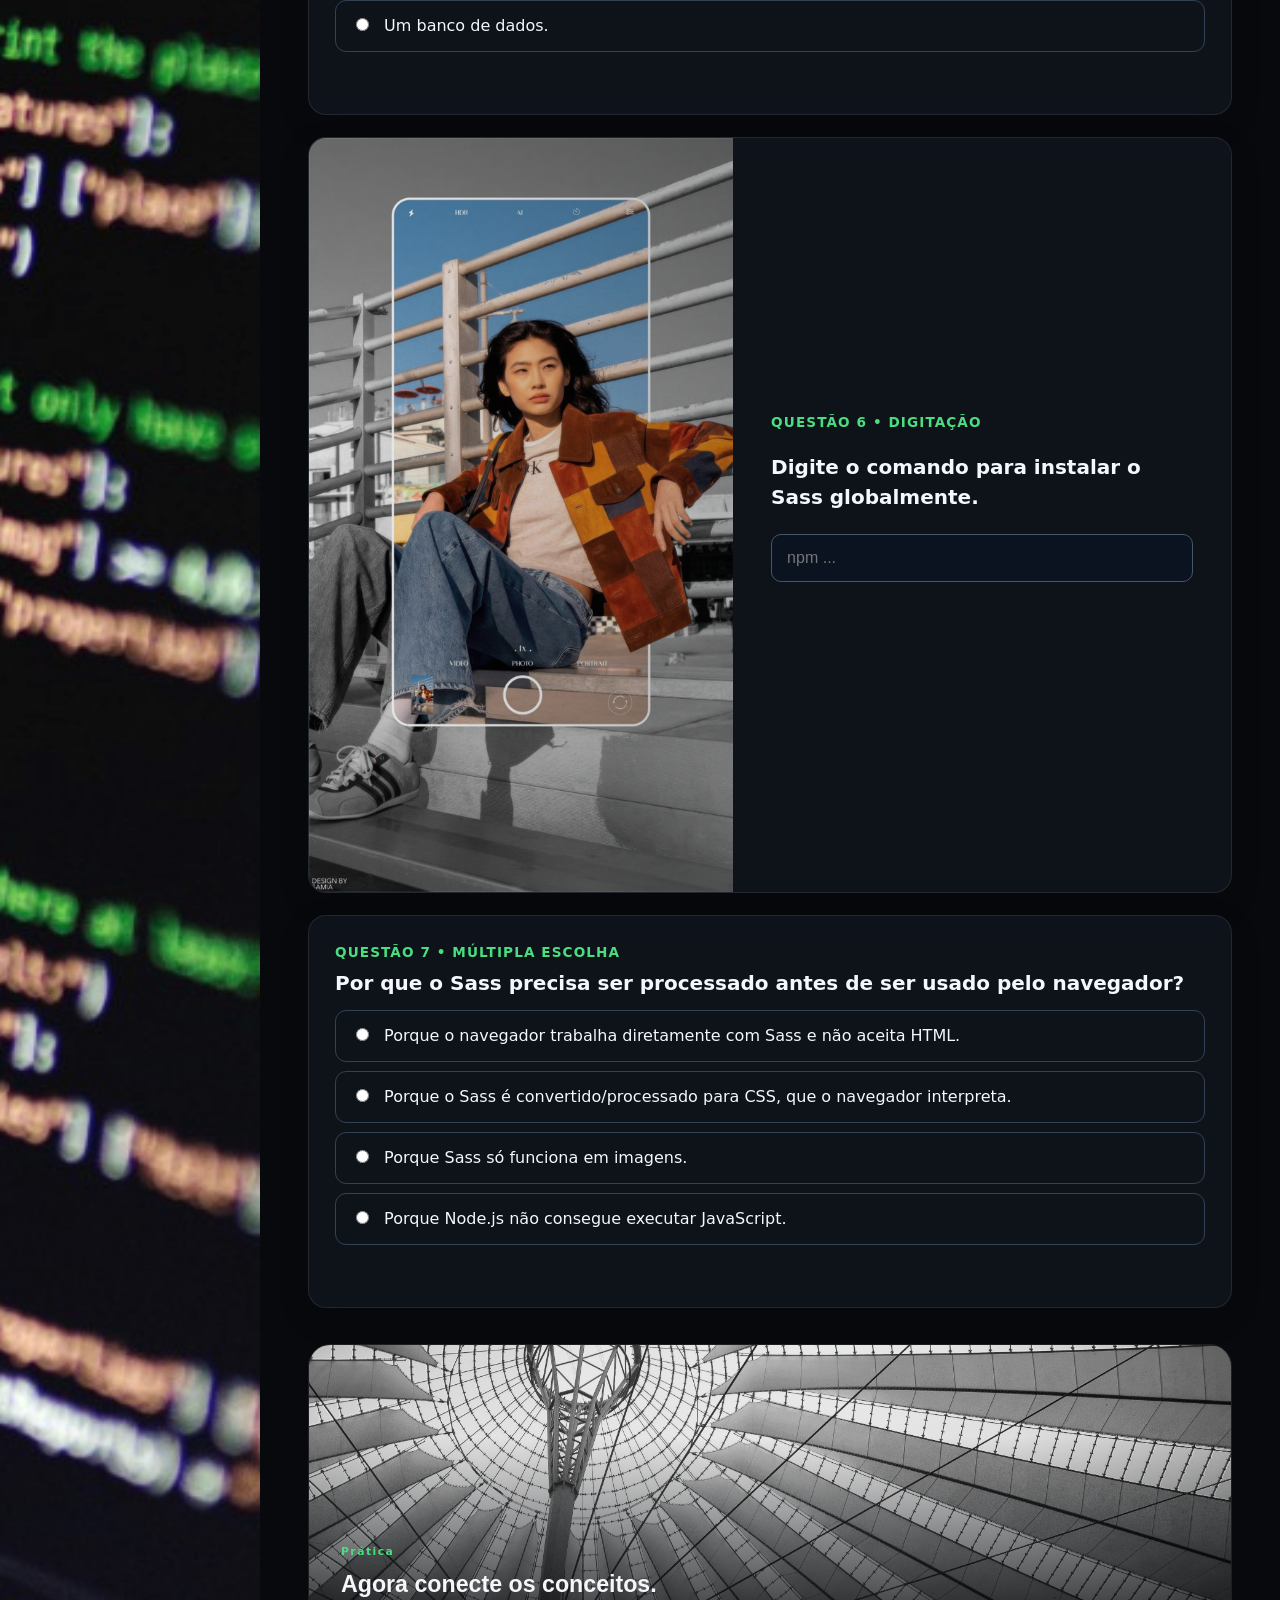
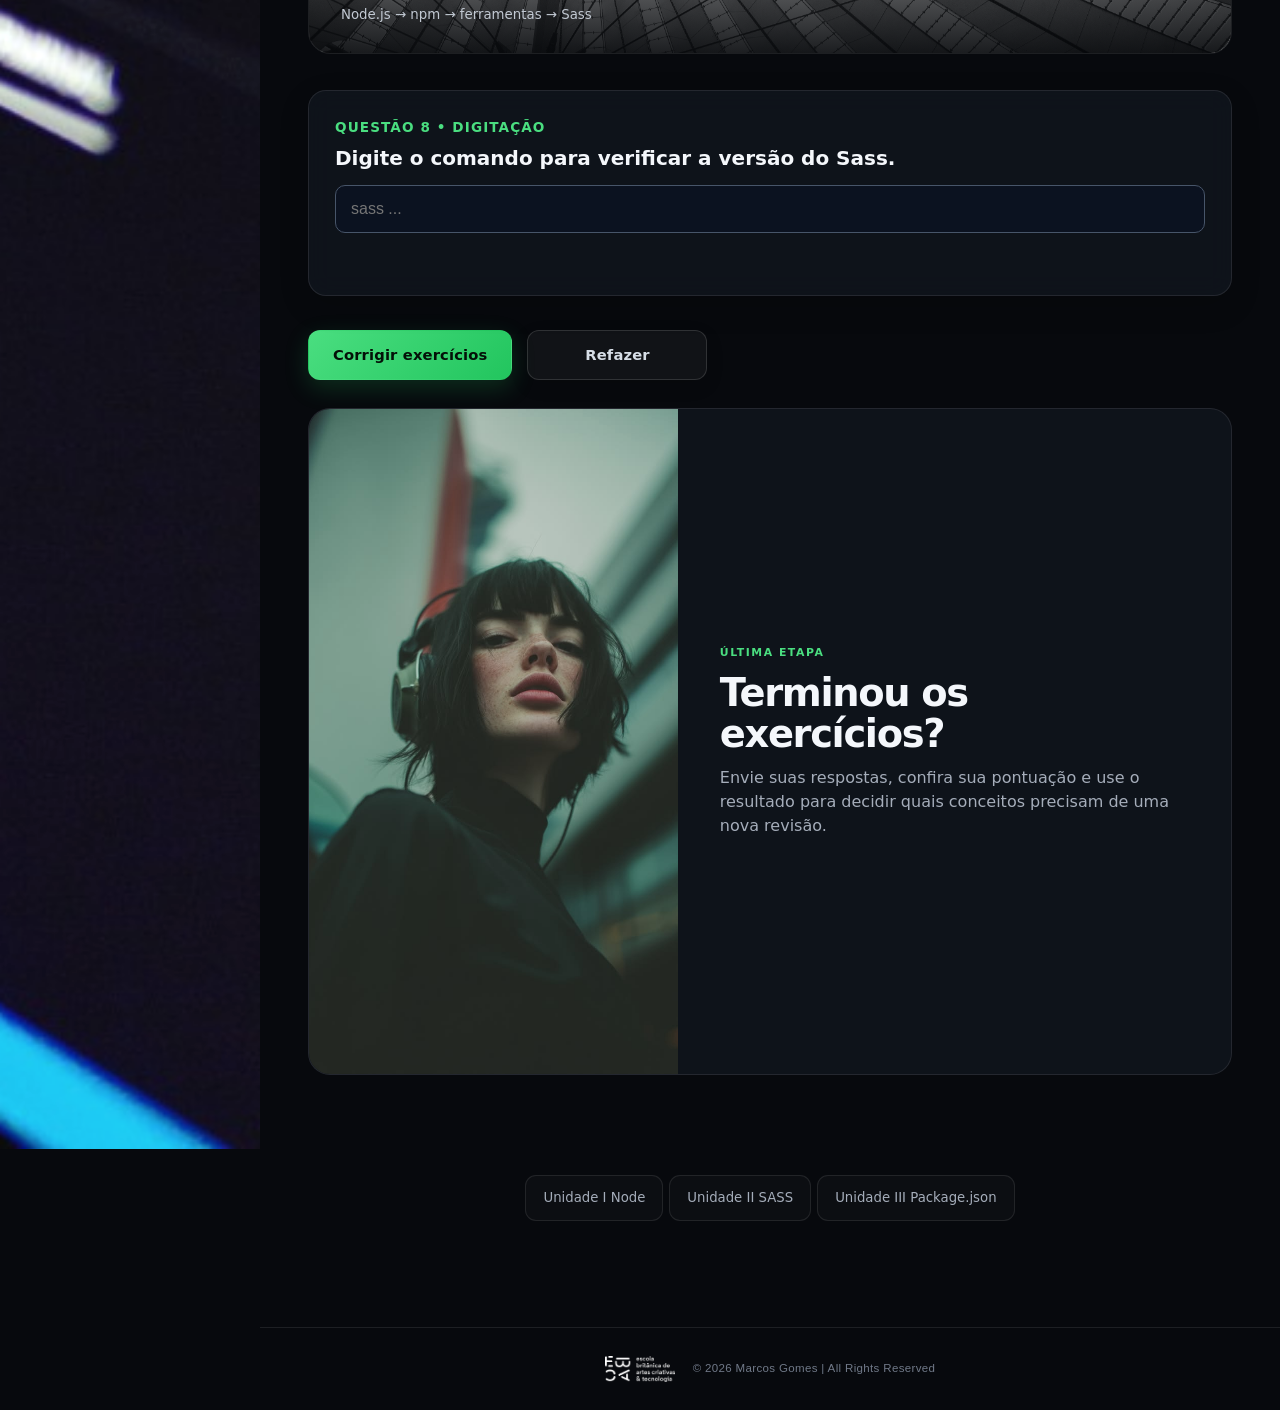
<file: exercise.html>
<!DOCTYPE html>
<html lang="pt-BR">
 <head>
  <meta charset="utf-8"/>
  <meta content="width=device-width, initial-scale=1.0" name="viewport"/>
  <title>
   Conhe&ccedil;a o Node &mdash; Exerc&iacute;cios
  </title>
  <link href="style.css" rel="stylesheet"/>
 </head>

 <body>

  <div class="site">
   <aside class="sidebar">
    <a class="brand" href="#">
     <span class="brand-mark">
      JS
     </span>
     <span>
      <small>
       M&oacute;dulo XV
      </small>
      <strong>
       Exerc&iacute;cios
      </strong>
     </span>
    </a>

    <div class="nav-label">
     Questões
    </div>

    <nav aria-label="Navega&ccedil;&atilde;o dos exerc&iacute;cios" class="nav">

      <a href="#q1">
        01 • O que é o Node.js?
      </a>
      <a href="#q2">
        02 • Qual é a principal função do npm?
      </a>
      <a href="#q3">
        03 • Digite o comando usado para verificar a versão do Node.js.
      </a>
      <a href="#q4">
        04 •  Qual afirmação diferencia corretamente Node.js e npm?
      </a>
      <a href="#q5">
        05 •  O que é o Sass?
      </a>
      <a href="#q6">
        06 •  Digite o comando para instalar o Sass globalmente.
      </a>
      <a href="#q7">
        07 •  Por que o Sass precisa ser processado antes de ser usado pelo navegador?
      </a>
      <a href="#q8">
        08 •  Digite o comando para verificar a versão do Sass.
      </a>
    </nav>

    <div class="sidebar-spacer" aria-hidden="true"></div>
    <a class="back-home" href="#inicio">Voltar ao início</a>
    <br>
    <div class="sidebar-footer">
     Aula 01 &middot; Fundamentos de Node.js
    </div>

   </aside>
   <header class="visual-hero" id="inicio">
    <div class="hero-image-wrap">
     <img alt="Editor de c&oacute;digo com programa&ccedil;&atilde;o em destaque" src="images/crew.jpg"/>
    </div>
    <div class="hero-overlay">
    </div>
    <div class="container hero-content">
     <div class="hero-copy">
      <span class="tag">
       Aula 01 &bull; Fundamentos
      </span>
      <h1>
       Desafio
       <br/>
       <span>
        Node.js &amp; Sass
       </span>
      </h1>
      <p class="subtitle">
       Coloque em pr&aacute;tica os conceitos de Node.js, npm, pacotes e Sass
        atrav&eacute;s de quest&otilde;es de m&uacute;ltipla escolha e exerc&iacute;cios de digita&ccedil;&atilde;o.
      </p>
      <div class="hero-meta">
       <span>
        JavaScript
       </span>
       <span>
        Node.js
       </span>
       <span>
        npm
       </span>
       <span>
        Sass
       </span>
      </div>
     </div>
     <div class="hero-side-card">
      <span class="mini-label">
       Pr&aacute;tica guiada
      </span>
      <strong>
       8 exerc&iacute;cios
      </strong>
      <small>
       Teste seus conhecimentos e acompanhe seu progresso.
      </small>
     </div>
    </div>
   </header>

   <div class="progress-wrap">
    <div class="container">
     <div class="progress">
      <div aria-valuemax="8" aria-valuemin="0" aria-valuenow="0" class="progress-bar" id="progressBar" role="progressbar">
      </div>
     </div>
     <div class="progress-text" id="progressText">
      0 de 8 respondidas
     </div>
    </div>
   </div>

    <div class="visual-intro-image">
     <img alt="M&atilde;o diante de uma interface de programa&ccedil;&atilde;o" src="images/coding.jpg"/>
    </div>
   </section>

   <main class="container">
    <form data-section="questoes" id="quiz">
     <div class="section-anchor" id="questoes">
     </div>

     <section class="card" id="q1">
       <div class="number">
       Quest&atilde;o 1 &bull; M&uacute;ltipla escolha
      </div>

      <h2>
       O que &eacute; o Node.js?
      </h2>
      <label class="option">
       <input name="q1" type="radio" value="a"/>
       Uma linguagem de programa&ccedil;&atilde;o diferente do JavaScript.
      </label>

      <label class="option">
       <input name="q1" type="radio" value="b"/>
       Um ambiente que permite executar JavaScript fora do navegador.
      </label>
      <label class="option">
       <input name="q1" type="radio" value="c"/>
       Um editor de c&oacute;digo para desenvolvimento web.
      </label>

      <label class="option">
       <input name="q1" type="radio" value="d"/>
       Um navegador desenvolvido para executar CSS.
      </label>

      <div class="feedback" id="f1">
      </div>
     </section>

     <section class="card" id="q2">
       <div class="number">
       Quest&atilde;o 2 &bull; M&uacute;ltipla escolha
      </div>

      <h2>
       Qual &eacute; a principal fun&ccedil;&atilde;o do npm?
      </h2>
      <label class="option">
       <input name="q2" type="radio" value="a"/>
       Editar imagens.
      </label>

      <label class="option">
       <input name="q2" type="radio" value="b"/>
       Gerenciar e instalar pacotes.
      </label>

      <label class="option">
       <input name="q2" type="radio" value="c"/>
       Substituir o HTML.
      </label>

      <label class="option">
       <input name="q2" type="radio" value="d"/>
       Compilar o navegador.
      </label>
      
      <div class="feedback" id="f2">
      </div>
     </section>

     <section class="card typing-card" id="q3">
      <div class="typing-card-grid">
       <div class="typing-card-media">
        <img alt="Pessoa em uma composi&ccedil;&atilde;o visual contempor&acirc;nea" class="typing-card-image" src="images/arch.jpg"/>
       </div>
       <div class="typing-card-content">
        <div class="number">
         Quest&atilde;o 3 &bull; Digita&ccedil;&atilde;o
        </div>
        <h2>
         Digite o comando usado para verificar a vers&atilde;o do Node.js.
        </h2>
        <input autocomplete="off" id="answer-q3" placeholder="Ex.: node ..." type="text"/>
        <p class="hint">
         Dica: use a forma curta apresentada na aula.
        </p>
        <div class="feedback" id="f3">
        </div>
       </div>
      </div>
     </section>
     <section class="card" id="q4">
       <div class="number">
       Quest&atilde;o 4 &bull; M&uacute;ltipla escolha
      </div>
      <h2>
       Qual afirma&ccedil;&atilde;o diferencia corretamente Node.js e npm?
      </h2>
      <label class="option">
       <input name="q4" type="radio" value="a"/>
       Node.js &eacute; o gerenciador de pacotes e npm &eacute; o ambiente de execu&ccedil;&atilde;o.
      </label>
      <label class="option">
       <input name="q4" type="radio" value="b"/>
       Node.js &eacute; um ambiente de execu&ccedil;&atilde;o e npm &eacute; um gerenciador de pacotes.
      </label>
      <label class="option">
       <input name="q4" type="radio" value="c"/>
       Ambos s&atilde;o linguagens de programa&ccedil;&atilde;o.
      </label>
      <label class="option">
       <input name="q4" type="radio" value="d"/>
       Ambos s&atilde;o navegadores.
      </label>
      <div class="feedback" id="f4">
      </div>
     </section>
     <section class="card" id="q5">
       <div class="number">
       Quest&atilde;o 5 &bull; M&uacute;ltipla escolha
      </div>
      <h2>
       O que &eacute; o Sass?
      </h2>
      <label class="option">
       <input name="q5" type="radio" value="a"/>
       Uma extens&atilde;o que adiciona recursos ao desenvolvimento de CSS.
      </label>
      <label class="option">
       <input name="q5" type="radio" value="b"/>
       Um substituto do JavaScript no navegador.
      </label>
      <label class="option">
       <input name="q5" type="radio" value="c"/>
       Um sistema operacional.
      </label>
      <label class="option">
       <input name="q5" type="radio" value="d"/>
       Um banco de dados.
      </label>
      <div class="feedback" id="f5">
      </div>
     </section>
     <section class="card typing-card" id="q6">
      <div class="typing-card-grid">
       <div class="typing-card-media">
        <img alt="Pessoa em uma composi&ccedil;&atilde;o criativa" class="typing-card-image" src="images/cover.jpg"/>
       </div>
       <div class="typing-card-content">
        <div class="number">
         Quest&atilde;o 6 &bull; Digita&ccedil;&atilde;o
        </div>
        <h2>
         Digite o comando para instalar o Sass globalmente.
        </h2>
        <input autocomplete="off" id="answer-q6" placeholder="npm ..." type="text"/>
        <div class="feedback" id="f6">
        </div>
       </div>
      </div>
     </section>
     <section class="card" id="q7">
       <div class="number">
       Quest&atilde;o 7 &bull; M&uacute;ltipla escolha
      </div>
      <h2>
       Por que o Sass precisa ser processado antes de ser usado pelo navegador?
      </h2>
      <label class="option">
       <input name="q7" type="radio" value="a"/>
       Porque o navegador trabalha diretamente com Sass e n&atilde;o aceita HTML.
      </label>
      <label class="option">
       <input name="q7" type="radio" value="b"/>
       Porque o Sass &eacute; convertido/processado para CSS, que o navegador interpreta.
      </label>
      <label class="option">
       <input name="q7" type="radio" value="c"/>
       Porque Sass s&oacute; funciona em imagens.
      </label>
      <label class="option">
       <input name="q7" type="radio" value="d"/>
       Porque Node.js n&atilde;o consegue executar JavaScript.
      </label>
      <div class="feedback" id="f7">
      </div>
     </section>
     <div class="image-break image-break-wide">
      <img alt="Pessoa em um ambiente de trabalho criativo" src="images/arch2.jpg"/>
      <div class="image-break-overlay">
      </div>
      <div class="image-break-content">
       <span>
        Pr&aacute;tica
       </span>
       <strong>
        Agora conecte os conceitos.
       </strong>
       <small>
        Node.js &rarr; npm &rarr; ferramentas &rarr; Sass
       </small>
      </div>
     </div>
     <section class="card" id="q8">
       <div class="number">
       Quest&atilde;o 8 &bull; Digita&ccedil;&atilde;o
      </div>
      <h2>
       Digite o comando para verificar a vers&atilde;o do Sass.
      </h2>
      <input autocomplete="off" id="answer-q8" placeholder="sass ..." type="text"/>
      <div class="feedback" id="f8">
      </div>
     </section>

     <!--Melhoras design dos botões-->
     <button type="submit">
      Corrigir exerc&iacute;cios
     </button>
     <button class="secondary" id="resetBtn" type="button">
      Refazer
     </button>
     <div class="final-visual">
      <div class="final-visual-image">
       <img alt="Profissional em um cen&aacute;rio de trabalho" src="images/matrix.jpg"/>
      </div>
      <div class="final-visual-copy">
       <span class="eyebrow">
        &Uacute;ltima etapa
       </span>
       <h2>
        Terminou os exerc&iacute;cios?
       </h2>
       <p>
        Envie suas respostas, confira sua pontua&ccedil;&atilde;o e use o resultado para
      decidir quais conceitos precisam de uma nova revis&atilde;o.
       </p>
      </div>
     </div>

     <div class="section-anchor" id="resultado">
     </div>

     <div class="result" id="result">

      <div>
       Resultado
      </div>

      <div class="score" id="score">
       0/8
      </div>
      <p id="message">
      </p>
     </div>

    </form>
   </main>

            <nav class="lesson-navigation" aria-label="Navegação entre aulas">
                <a href="index.html">Unidade I Node</a>
                <a href="index2.html">Unidade II SASS</a>
                <a href="index3.html">Unidade III Package.json</a>
            </nav>

        <footer class="site-footer">

            <div class="footer-brand">
                <img src="images/logo.png" alt="Marcos Gomes">
            </div>

            <div class="footer-copyright">
                © 2026 Marcos Gomes | All Rights Reserved
            </div>

        </footer>
  </div>
  <script>
    const answers = {
      q1: "b",
      q2: "b",
      q3: "node -v",
      q4: "b",
      q5: "a",
      q6: "npm install -g sass",
      q7: "b",
      q8: "sass --version"
    };

    const multipleChoiceQuestions = new Set(["q1", "q2", "q4", "q5", "q7"]);
    const quiz = document.getElementById("quiz");
    const result = document.getElementById("result");
    const progressBar = document.getElementById("progressBar");
    const progressText = document.getElementById("progressText");

    function normalize(value) {
      return String(value)
        .trim()
        .toLowerCase()
        .replace(/\s+/g, " ");
    }

    function getAnswer(key) {
      if (multipleChoiceQuestions.has(key)) {
        return document.querySelector(`input[name="${key}"]:checked`)?.value || "";
      }

      return document.getElementById(`answer-${key}`)?.value || "";
    }

    function getAnswered() {
      let count = 0;

      for (let i = 1; i <= 8; i++) {
        const key = `q${i}`;
        if (getAnswer(key).trim()) count++;
      }

      return count;
    }

    function updateProgress() {
      const answered = getAnswered();
      progressText.textContent = `${answered} de 8 respondidas`;
      progressBar.style.width = `${(answered / 8) * 100}%`;
      progressBar.setAttribute("aria-valuenow", answered);
    }

    quiz.addEventListener("input", updateProgress);
    quiz.addEventListener("change", updateProgress);

    quiz.addEventListener("submit", (event) => {
      event.preventDefault();

      let score = 0;

      for (let i = 1; i <= 8; i++) {
        const key = `q${i}`;
        const userAnswer = getAnswer(key);
        const correct = normalize(userAnswer) === normalize(answers[key]);
        const feedback = document.getElementById(`f${i}`);

        if (correct) {
          score++;
          feedback.textContent = "✓ Correto!";
          feedback.className = "feedback correct";
        } else {
          feedback.textContent = userAnswer.trim()
            ? `✗ Incorreto. Resposta esperada: ${answers[key]}`
            : `✗ Não respondida. Resposta esperada: ${answers[key]}`;
          feedback.className = "feedback wrong";
        }
      }

      document.getElementById("score").textContent = `${score}/8`;
      document.getElementById("message").textContent =
        score === 8
          ? "Excelente! Você dominou os conceitos desta aula."
          : score >= 6
            ? "Muito bom! Revise os pontos que errou."
            : "Vale revisar a aula e tentar novamente.";

      result.style.display = "block";
      result.scrollIntoView({ behavior: "smooth", block: "center" });
    });

    document.getElementById("resetBtn").addEventListener("click", () => {
      quiz.reset();

      for (let i = 1; i <= 8; i++) {
        const feedback = document.getElementById(`f${i}`);
        feedback.textContent = "";
        feedback.className = "feedback";
      }

      result.style.display = "none";
      updateProgress();
      window.scrollTo({ top: 0, behavior: "smooth" });
    });

    updateProgress();
  </script>
  <script>
    const sections = document.querySelectorAll(
      "#inicio, #q1, #q2, #q3, #q4, #q5, #q6, #q7, #q8, #resultado"
    );
    const links = document.querySelectorAll(".nav:not(.next-nav) a");

    const observer = new IntersectionObserver(
      (entries) => {
        entries.forEach((entry) => {
          if (!entry.isIntersecting) return;

          links.forEach((link) => link.classList.remove("active"));

          const active = document.querySelector(
            `.nav:not(.next-nav) a[href="#${entry.target.id}"]`
          );

          if (active) active.classList.add("active");
        });
      },
      { rootMargin: "-20% 0px -65% 0px" }
    );

    sections.forEach((section) => observer.observe(section));
  </script>
 </body>
</html>
</file>
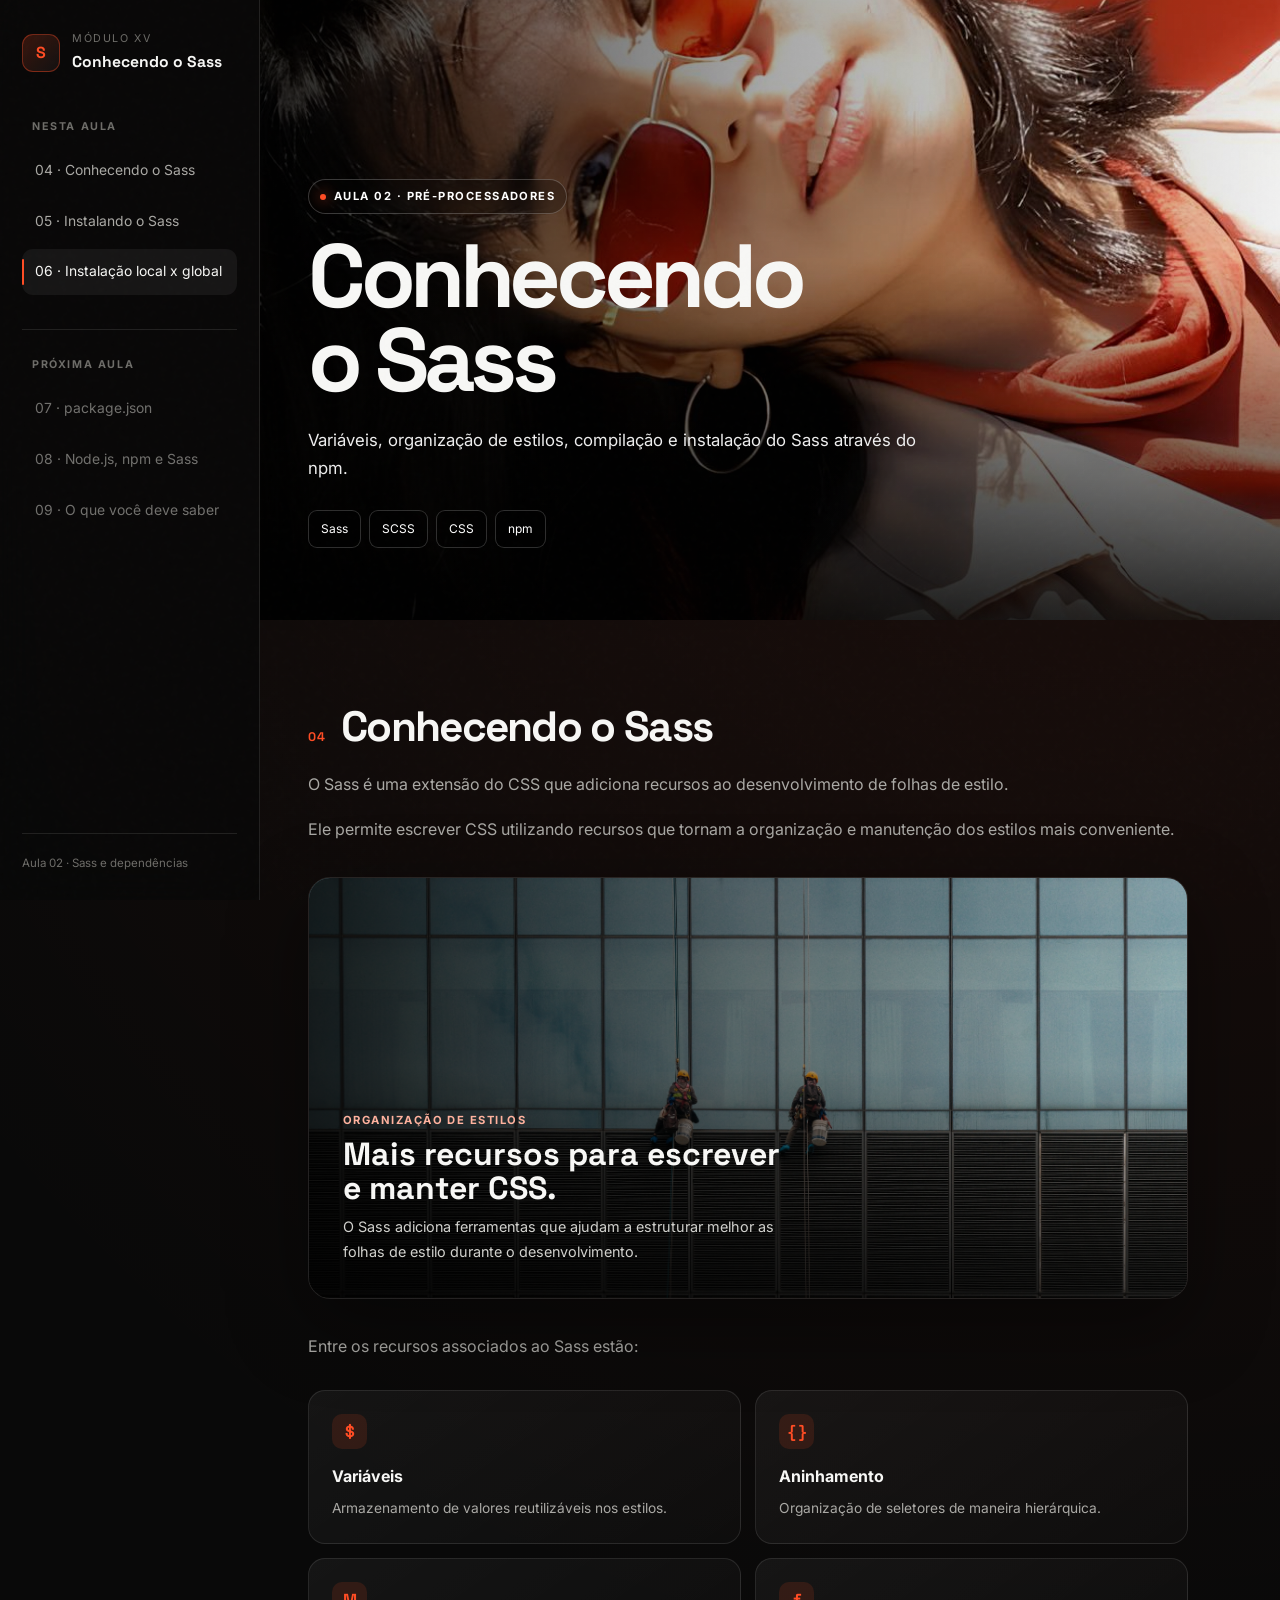
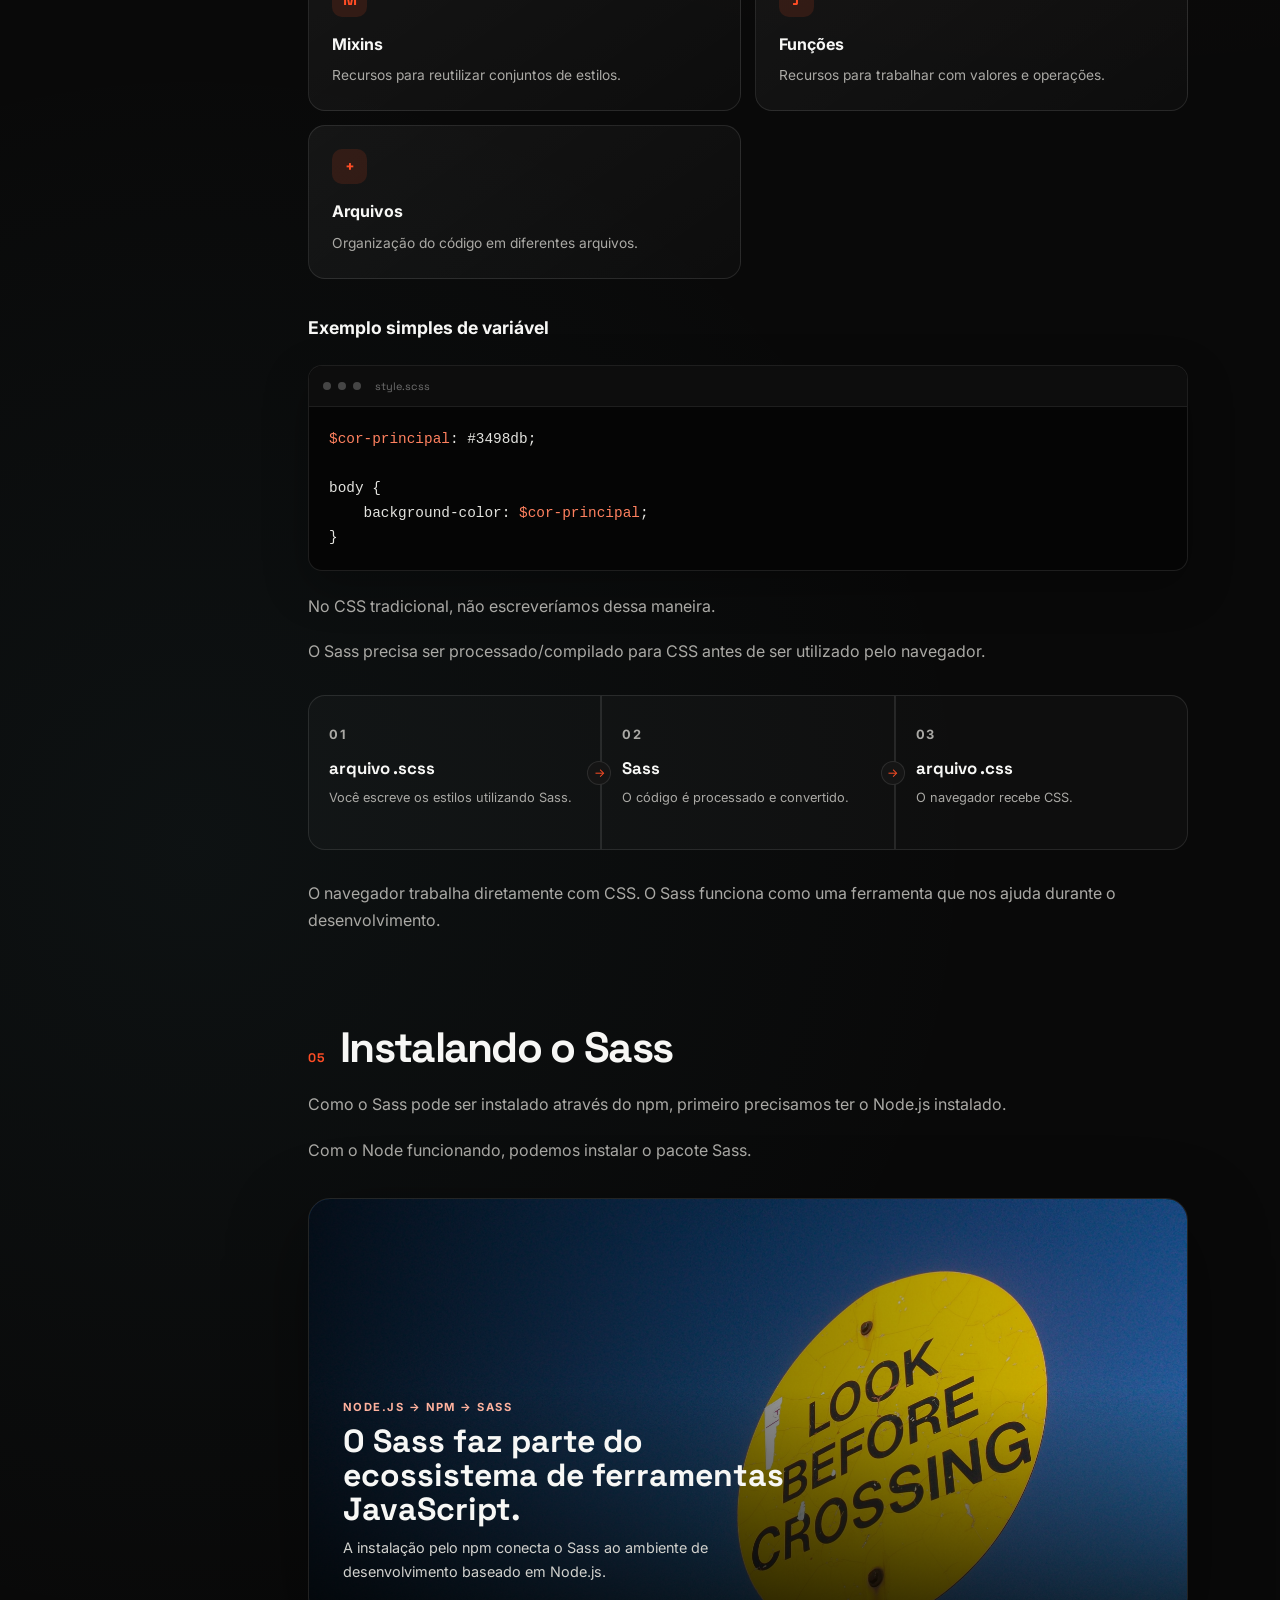
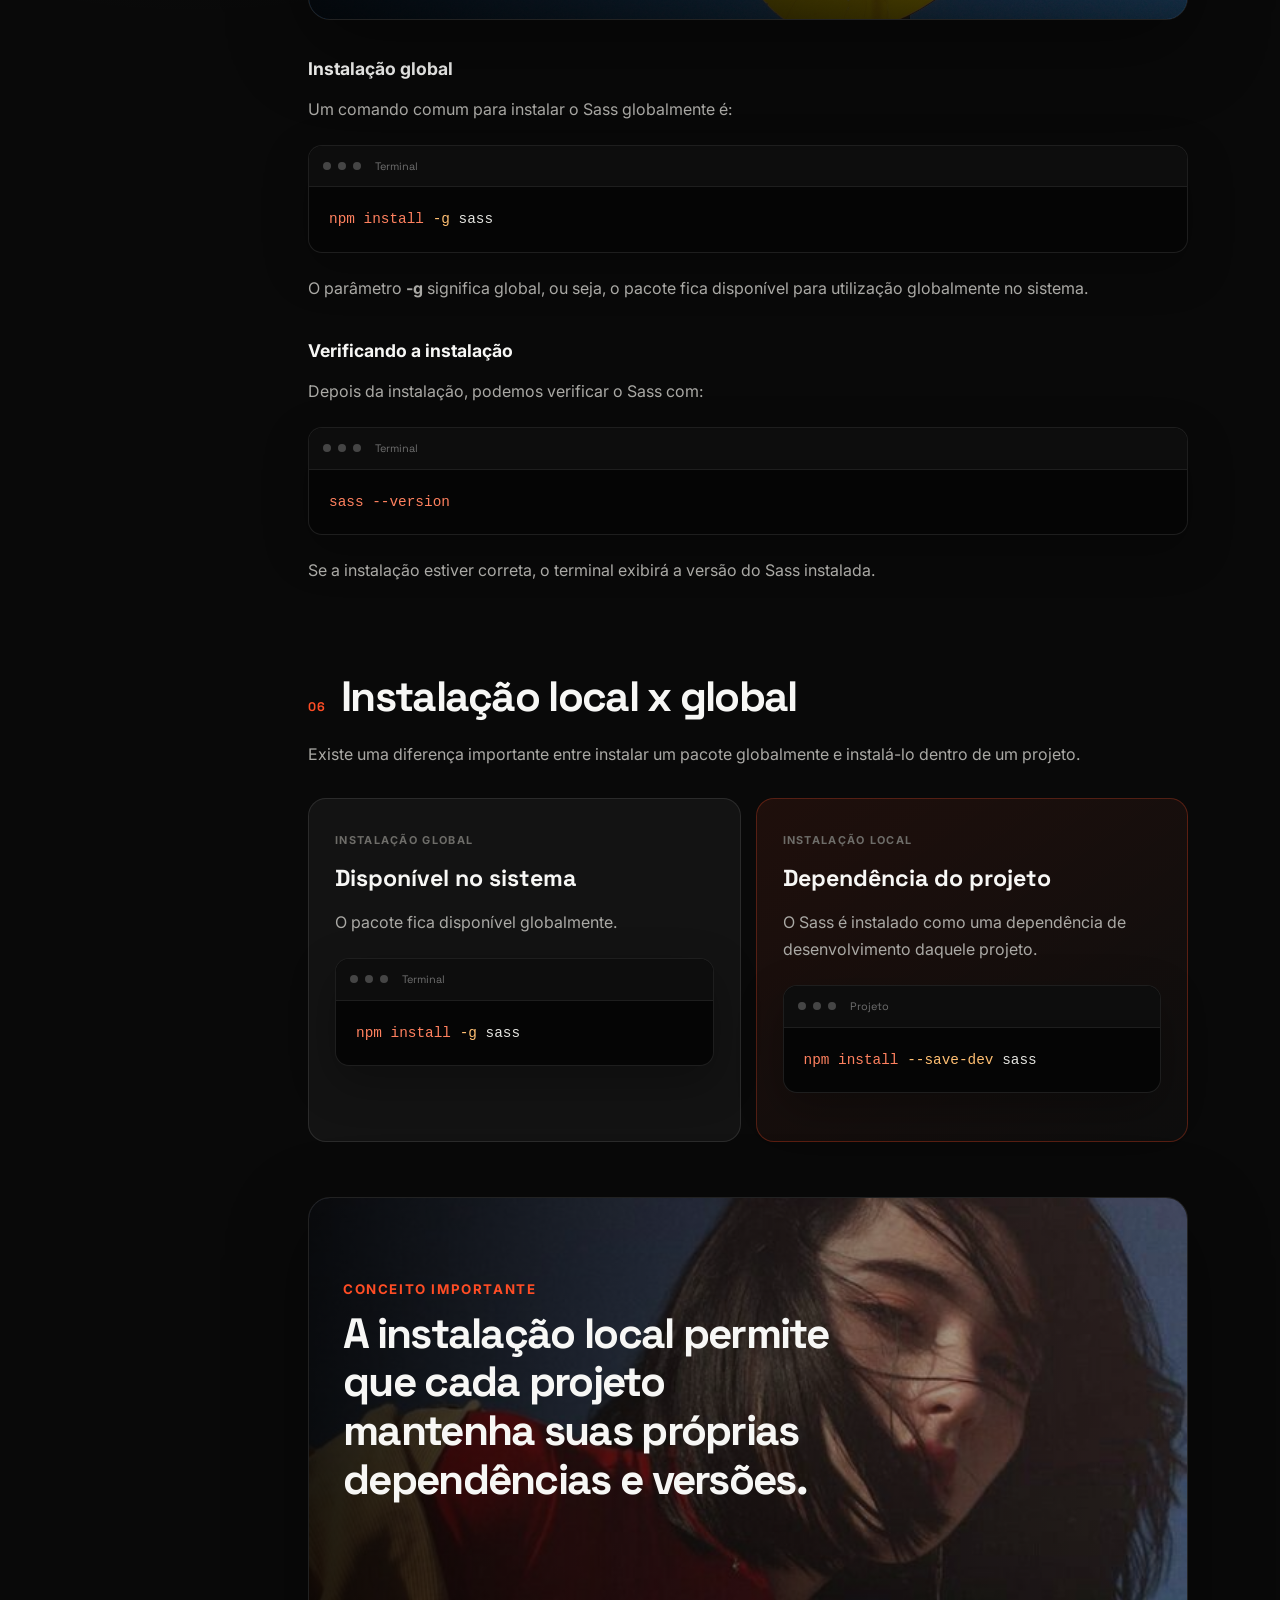
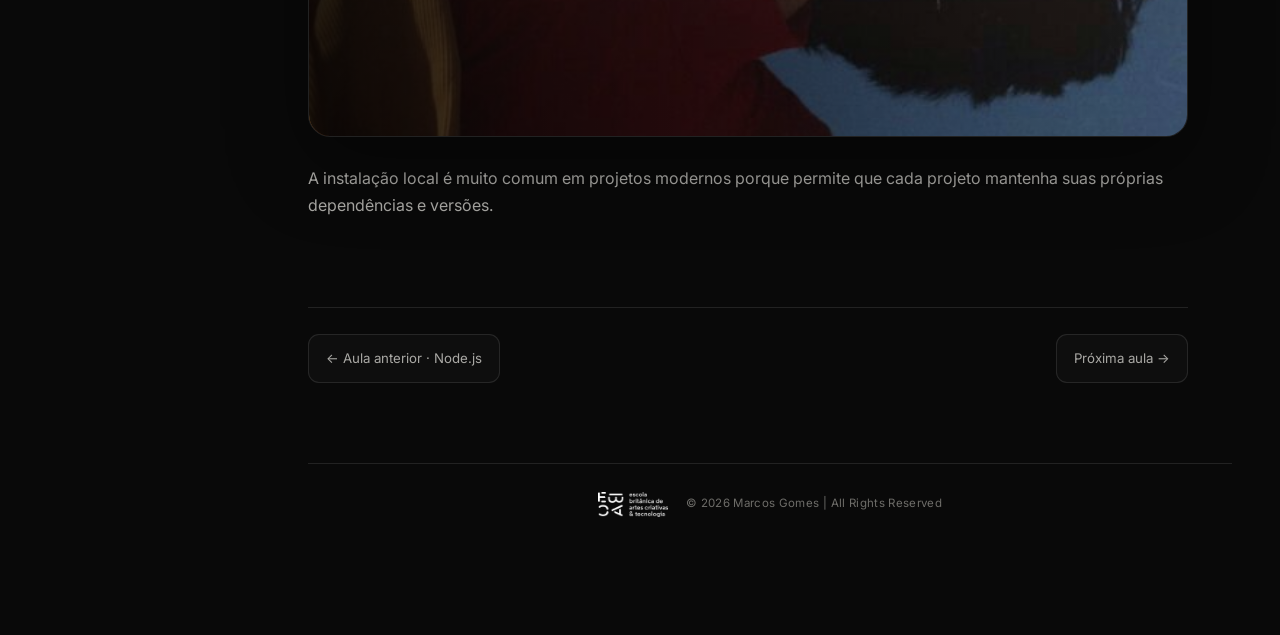
<file: index2.html>
<!DOCTYPE html>
<html lang="pt-BR">
<head>
    <meta charset="UTF-8">
    <meta name="viewport" content="width=device-width, initial-scale=1.0">
    <meta name="description" content="Módulo XV — Aula 02: Conhecendo o Sass, instalação e dependências locais e globais.">
    <title>Módulo XV — Aula 02 | Conhecendo o Sass</title>

    <style>
        @import url('https://fonts.googleapis.com/css2?family=Inter:wght@400;500;600;700;800&family=Space+Grotesk:wght@500;600;700&display=swap');

        :root {
            --bg: #090909;
            --bg-soft: #111;
            --panel: rgba(255,255,255,.045);
            --border: rgba(255,255,255,.10);
            --text: #f7f7f5;
            --muted: #aaa9a5;
            --muted-2: #6e6d69;
            --accent: #ff4d25;
            --accent-soft: rgba(255,77,37,.13);
            --blue: #63b6c7;
            --shadow: 0 25px 80px rgba(0,0,0,.42);
        }

        * { box-sizing: border-box; margin: 0; padding: 0; }
        html { scroll-behavior: smooth; }

        body {
            min-height: 100vh;
            background:
                radial-gradient(circle at 85% 5%, rgba(255,77,37,.08), transparent 27%),
                radial-gradient(circle at 15% 45%, rgba(99,182,199,.05), transparent 25%),
                var(--bg);
            color: var(--text);
            font-family: "Inter", system-ui, sans-serif;
            line-height: 1.7;
        }

        body::before {
            content: "";
            position: fixed;
            inset: 0;
            pointer-events: none;
            opacity: .035;
            background-image: url("data:image/svg+xml,%3Csvg viewBox='0 0 180 180' xmlns='http://www.w3.org/2000/svg'%3E%3Cfilter id='n'%3E%3CfeTurbulence type='fractalNoise' baseFrequency='.8' numOctaves='3' stitchTiles='stitch'/%3E%3C/filter%3E%3Crect width='100%25' height='100%25' filter='url(%23n)' opacity='.35'/%3E%3C/svg%3E");
            z-index: 20;
        }

        a { color: inherit; text-decoration: none; }

        .site {
            display: grid;
            grid-template-columns: 260px minmax(0, 1fr);
            min-height: 100vh;
        }

        /* SIDEBAR */

        .sidebar {
            position: sticky;
            top: 0;
            height: 100vh;
            padding: 30px 22px;
            border-right: 1px solid var(--border);
            background: rgba(9,9,9,.76);
            backdrop-filter: blur(22px);
            z-index: 10;
        }

        .brand {
            display: flex;
            align-items: center;
            gap: 12px;
            margin-bottom: 42px;
        }

        .brand-mark {
            width: 38px;
            height: 38px;
            display: grid;
            place-items: center;
            border: 1px solid rgba(255,77,37,.38);
            border-radius: 11px;
            background: linear-gradient(135deg, rgba(255,77,37,.20), rgba(255,255,255,.04));
            color: var(--accent);
            font-family: "Space Grotesk", sans-serif;
            font-weight: 800;
        }

        .brand small {
            display: block;
            color: var(--muted-2);
            font-size: .67rem;
            text-transform: uppercase;
            letter-spacing: .15em;
        }

        .brand strong {
            display: block;
            margin-top: 1px;
            font-family: "Space Grotesk", sans-serif;
            font-size: .98rem;
        }


        .nav-label {
            margin: 0 10px 12px;
            color: var(--muted-2);
            font-size: .67rem;
            font-weight: 700;
            letter-spacing: .15em;
            text-transform: uppercase;
        }



        .next-lesson-nav {
            margin-top: 34px;
            padding-top: 26px;
            border-top: 1px solid var(--border);
        }

        .next-nav a {
            color: #626976;
            opacity: .65;
            font-size: .82rem;
        }

        /* Remove completamente os efeitos da navegação principal */

        .next-nav a::before {
            display: none;
        }




        .nav {
            display: grid;
            gap: 5px;
        }

        .nav a {
            position: relative;
            padding: 11px 13px;
            border-radius: 11px;
            color: var(--muted);
            font-size: .87rem;
            transition: .2s ease;
        }

        .nav a::before {
            content: "";
            position: absolute;
            left: 0;
            top: 10px;
            bottom: 10px;
            width: 2px;
            border-radius: 99px;
            background: var(--accent);
            opacity: 0;
            transform: scaleY(.5);
            transition: .2s ease;
        }

        .nav:not(.next-nav) a:hover,
        .nav:not(.next-nav) a.active {
            background: rgba(255,255,255,.055);
            color: var(--text);
        }

        .nav:not(.next-nav) a:hover::before,
        .nav:not(.next-nav) a.active::before {
            opacity: 1;
            transform: scaleY(1);
        }

        .sidebar-footer {
            position: absolute;
            left: 22px;
            right: 22px;
            bottom: 26px;
            padding-top: 20px;
            border-top: 1px solid var(--border);
            color: var(--muted-2);
            font-size: .72rem;
        }

        /* MAIN */

        main {
            width: 100%;
            max-width: 1180px;
            margin: 0 auto;
            padding: 0 48px 90px;
        }

        /* HERO */

        .hero {
            position: relative;
            min-height: 620px;
            margin: 0 -48px 82px;
            overflow: hidden;
            display: flex;
            align-items: flex-end;
            isolation: isolate;
            background: #b7351d;
        }

        .hero-image {
            position: absolute;
            inset: 0;
            width: 100%;
            height: 100%;
            object-fit: cover;
            object-position: center 38%;
            filter: saturate(.92) contrast(1.04);
            z-index: 0;
        }

        .hero::before {
            content: "";
            position: absolute;
            inset: 0;
            background:
                linear-gradient(90deg, rgba(0,0,0,.84) 0%, rgba(0,0,0,.34) 50%, rgba(0,0,0,.06) 100%),
                linear-gradient(0deg, rgba(0,0,0,.84), transparent 58%);
            z-index: 1;
        }

        .hero-content {
            position: relative;
            z-index: 2;
            max-width: 800px;
            padding: 80px 48px 72px;
        }

        .eyebrow {
            display: inline-flex;
            align-items: center;
            gap: 8px;
            margin-bottom: 20px;
            padding: 7px 11px;
            border: 1px solid rgba(255,255,255,.22);
            border-radius: 999px;
            background: rgba(0,0,0,.25);
            color: #fff;
            font-size: .7rem;
            font-weight: 700;
            letter-spacing: .13em;
            text-transform: uppercase;
            backdrop-filter: blur(10px);
        }

        .eyebrow::before {
            content: "";
            width: 6px;
            height: 6px;
            border-radius: 50%;
            background: var(--accent);
            box-shadow: 0 0 14px var(--accent);
        }

        h1 {
            max-width: 750px;
            font-family: "Space Grotesk", sans-serif;
            font-size: clamp(3.2rem, 7vw, 6.2rem);
            line-height: .94;
            letter-spacing: -.06em;
        }

        .hero p {
            max-width: 620px;
            margin-top: 23px;
            color: #eee;
            font-size: 1.05rem;
        }

        .hero-meta {
            display: flex;
            flex-wrap: wrap;
            gap: 8px;
            margin-top: 27px;
        }

        .meta {
            padding: 8px 12px;
            border: 1px solid rgba(255,255,255,.18);
            border-radius: 9px;
            background: rgba(0,0,0,.22);
            color: #fff;
            font-size: .75rem;
            backdrop-filter: blur(8px);
        }

        /* CONTENT */

        .content { max-width: 880px; }

        section {
            scroll-margin-top: 40px;
            margin-bottom: 88px;
        }

        .section-heading {
            display: flex;
            align-items: baseline;
            gap: 14px;
            margin-bottom: 20px;
        }

        .section-number {
            color: var(--accent);
            font-family: "Space Grotesk", sans-serif;
            font-size: .78rem;
            font-weight: 700;
            letter-spacing: .12em;
        }

        h2 {
            font-family: "Space Grotesk", sans-serif;
            font-size: clamp(1.9rem, 4vw, 2.65rem);
            line-height: 1.15;
            letter-spacing: -.04em;
        }

        h3 {
            margin: 34px 0 12px;
            font-size: 1.1rem;
        }

        p {
            margin-bottom: 18px;
            color: var(--muted);
        }

        /* EDITORIAL IMAGE */

        .editorial {
            position: relative;
            min-height: 420px;
            margin: 34px 0;
            overflow: hidden;
            border-radius: 22px;
            border: 1px solid var(--border);
            box-shadow: var(--shadow);
        }

        .editorial img {
            position: absolute;
            inset: 0;
            width: 100%;
            height: 100%;
            object-fit: cover;
        }

        .editorial::after {
            content: "";
            position: absolute;
            inset: 0;
            background:
                linear-gradient(90deg, rgba(0,0,0,.82), rgba(0,0,0,.08)),
                linear-gradient(0deg, rgba(0,0,0,.7), transparent 55%);
        }

        .editorial-content {
            position: relative;
            z-index: 1;
            min-height: 420px;
            max-width: 530px;
            display: flex;
            flex-direction: column;
            justify-content: flex-end;
            padding: 34px;
        }

        .editorial-content small {
            color: #ffb29e;
            font-size: .7rem;
            font-weight: 700;
            letter-spacing: .13em;
            text-transform: uppercase;
        }

        .editorial-content strong {
            margin-top: 8px;
            font-family: "Space Grotesk", sans-serif;
            font-size: 2rem;
            line-height: 1.06;
        }

        .editorial-content p {
            margin: 9px 0 0;
            color: #d1d1cd;
            font-size: .9rem;
        }

        /* RESOURCE CARDS */

        .resource-grid {
            display: grid;
            grid-template-columns: repeat(2, 1fr);
            gap: 14px;
            margin: 30px 0;
        }

        .resource {
            padding: 23px;
            border: 1px solid var(--border);
            border-radius: 17px;
            background: linear-gradient(145deg, rgba(255,255,255,.05), rgba(255,255,255,.018));
        }

        .resource-icon {
            width: 35px;
            height: 35px;
            display: grid;
            place-items: center;
            margin-bottom: 14px;
            border-radius: 10px;
            background: var(--accent-soft);
            color: var(--accent);
            font-family: "Space Grotesk", sans-serif;
            font-weight: 700;
        }

        .resource strong {
            display: block;
            margin-bottom: 6px;
        }

        .resource p {
            margin: 0;
            font-size: .86rem;
        }

        /* CODE */

        .code-block {
            margin: 22px 0;
            overflow: hidden;
            border: 1px solid var(--border);
            border-radius: 14px;
            background: #050505;
            box-shadow: 0 16px 45px rgba(0,0,0,.28);
        }

        .code-top {
            display: flex;
            align-items: center;
            gap: 7px;
            padding: 11px 14px;
            border-bottom: 1px solid rgba(255,255,255,.07);
            background: #0d0d0d;
        }

        .dot {
            width: 8px;
            height: 8px;
            border-radius: 50%;
            background: #454545;
        }

        .code-top span {
            margin-left: 7px;
            color: #6e6e6e;
            font-family: "Space Grotesk", sans-serif;
            font-size: .68rem;
        }

        pre {
            padding: 20px;
            overflow-x: auto;
            color: #e4e4e0;
            font: 500 .9rem/1.7 "Cascadia Code", "Fira Code", Consolas, monospace;
        }

        .command { color: #ff815f; }
        .flag { color: #ffbf72; }
        .output { color: #82d1dc; }

        /* PROCESS */

        .process {
            display: grid;
            grid-template-columns: repeat(3, 1fr);
            gap: 0;
            margin: 30px 0;
        }

        .process-step {
            position: relative;
            min-height: 155px;
            padding: 24px 20px;
            border: 1px solid var(--border);
            background: rgba(255,255,255,.025);
        }

        .process-step:first-child { border-radius: 17px 0 0 17px; }
        .process-step:last-child { border-radius: 0 17px 17px 0; }

        .process-step:not(:last-child)::after {
            content: "→";
            position: absolute;
            right: -11px;
            top: 50%;
            transform: translateY(-50%);
            z-index: 2;
            width: 22px;
            height: 22px;
            display: grid;
            place-items: center;
            border: 1px solid var(--border);
            border-radius: 50%;
            background: #151515;
            color: var(--accent);
            font-size: .75rem;
        }

        .step-number {
            color: var(--accent);
            font-size: .68rem;
            font-weight: 700;
            letter-spacing: .12em;
        }

        .process-step strong {
            display: block;
            margin-top: 8px;
            font-family: "Space Grotesk", sans-serif;
            font-size: 1.05rem;
        }

        .process-step span {
            display: block;
            margin-top: 4px;
            color: var(--muted);
            font-size: .8rem;
        }

        /* INSTALL COMPARISON */

        .install-grid {
            display: grid;
            grid-template-columns: repeat(2, 1fr);
            gap: 15px;
            margin-top: 30px;
        }

        .install-card {
            padding: 26px;
            border: 1px solid var(--border);
            border-radius: 18px;
            background: var(--panel);
        }

        .install-card.featured {
            border-color: rgba(255,77,37,.28);
            background:
                linear-gradient(145deg, rgba(255,77,37,.09), rgba(255,255,255,.025));
        }

        .install-card small {
            color: var(--muted-2);
            font-size: .68rem;
            font-weight: 700;
            letter-spacing: .12em;
            text-transform: uppercase;
        }

        .install-card h3 {
            margin: 7px 0 10px;
            font-family: "Space Grotesk", sans-serif;
            font-size: 1.45rem;
        }

        .install-card p { margin-bottom: 15px; }

        .install-card img {
            width: 100%;
            height: 210px;
            object-fit: cover;
            border-radius: 13px;
            margin-top: 10px;
            filter: saturate(.82);
        }

        /* FINAL */

        .final-image {
            position:relative;
            min-height: 540px;
            overflow: hidden;
            border-radius: 22px;
            border: 1px solid var(--border);
            box-shadow: var(--shadow);
        }

        .final-image img {
            position: absolute;
            inset: 0;
            width: 100%;
            height: 100%;
            object-fit: cover;
            object-position: center 25%;
        }

        .final-image::after {
            content: "";
            position: absolute;
            inset: 0;
            background: linear-gradient(90deg, rgba(0,0,0,.88), rgba(0,0,0,.18));
        }

        .final-content {
            position: relative;
            z-index: 1;
            max-width: 560px;
            min-height: 340px;
            display: flex;
            flex-direction: column;
            justify-content: flex-end;
            padding: 34px;
        }

        .final-content small {
            color: var(--accent);
            font-weight: 700;
            letter-spacing: .12em;
            text-transform: uppercase;
        }

        .final-content h2 { margin-top: 8px; }

        /* FOOTER NAV */

        .lesson-navigation {
            display: flex;
            justify-content: space-between;
            gap: 14px;
            margin-top: 70px;
            padding-top: 26px;
            border-top: 1px solid var(--border);
        }

        .lesson-navigation a {
            padding: 12px 17px;
            border: 1px solid var(--border);
            border-radius: 11px;
            background: rgba(255,255,255,.025);
            color: var(--muted);
            font-size: .83rem;
            transition: .2s ease;
        }

        .lesson-navigation a:hover {
            color: var(--text);
            background: rgba(255,255,255,.06);
        }

        .site-footer {
            display: flex;
            align-items: center;
            justify-content: center;
            gap: 18px;

            margin-top: 80px;
            padding: 28px 20px;

            border-top: 1px solid var(--border);

            color: var(--muted-2);
            font-family: "Inter", sans-serif;
            font-size: 0.72rem;
            letter-spacing: 0.03em;
        }

        .footer-brand {
            display: flex;
            align-items: center;
        }

        .footer-brand img {
            display: block;
            width: 70px;
            height: auto;
            object-fit: contain;
        }

        .footer-copyright {
            white-space: nowrap;
        }


        @media (max-width: 900px) {
            .site { display: block; }

            .sidebar {
                position: relative;
                height: auto;
                padding: 18px 20px;
                border-right: 0;
                border-bottom: 1px solid var(--border);
            }

            .brand { margin-bottom: 18px; }
            .sidebar-footer { display: none; }

            .nav {
                display: flex;
                flex-wrap: wrap;
            }

            main { padding: 0 24px 70px; }

            .hero {
                min-height: 560px;
                margin: 0 -24px 65px;
            }

            .hero-content { padding: 60px 24px; }
        }

        @media (max-width: 650px) {
            .resource-grid,
            .install-grid,
            .process {
                grid-template-columns: 1fr;
            }

            .process-step,
            .process-step:first-child,
            .process-step:last-child {
                border-radius: 0;
            }

            .process-step:first-child { border-radius: 17px 17px 0 0; }
            .process-step:last-child { border-radius: 0 0 17px 17px; }

            .process-step:not(:last-child)::after {
                right: 50%;
                top: auto;
                bottom: -11px;
                transform: translateX(50%);
            }

            h1 { font-size: 3rem; }

            .hero-image { object-position: 55% center; }

            .editorial,
            .editorial-content,
            .final-image,
            .final-content {
                min-height: 360px;
            }

            .lesson-navigation {
                flex-direction: column;
            }

            .lesson-navigation a { text-align: center; }
        }
    </style>
</head>

<body>

<div class="site">

    <aside class="sidebar">
        <a class="brand" href="index.html">
            <span class="brand-mark">S</span>
            <span>
                <small>Módulo XV</small>
                <strong>Conhecendo o Sass</strong>
            </span>
        </a>

        <div class="nav-label">Nesta aula</div>

        <nav class="nav" aria-label="Navegação da aula">
            <a class="active" href="#sass">04 · Conhecendo o Sass</a>
            <a href="#instalacao">05 · Instalando o Sass</a>
            <a href="#dependencias">06 · Instalação local x global</a>
        </nav>

        <div class="sidebar-footer">
            Aula 02 · Sass e dependências
        </div>

        <div class="next-lesson-nav">

            <div class="nav-label">
                Próxima aula
            </div>

            <nav class="nav next-nav" aria-label="Próxima aula">

                <a>07 · package.json</a>

                <a>08 · Node.js, npm e Sass</a>

                <a>09 · O que você deve saber</a>

            </nav>

        </div>

    </aside>

    <main>

        <header class="hero">
            <img class="hero-image" src="images/sass-red-editorial.jpg"
                 alt="Pessoa usando óculos vermelhos diante de um fundo vermelho">

            <div class="hero-content">
                <div class="eyebrow">Aula 02 · Pré-processadores</div>

                <h1>Conhecendo<br>o Sass</h1>

                <p>
                    Variáveis, organização de estilos, compilação e
                    instalação do Sass através do npm.
                </p>

                <div class="hero-meta">
                    <span class="meta">Sass</span>
                    <span class="meta">SCSS</span>
                    <span class="meta">CSS</span>
                    <span class="meta">npm</span>
                </div>
            </div>
        </header>

        <div class="content">

            <section id="sass">

                <div class="section-heading">
                    <span class="section-number">04</span>
                    <h2>Conhecendo o Sass</h2>
                </div>

                <p>
                    O Sass é uma extensão do CSS que adiciona recursos
                    ao desenvolvimento de folhas de estilo.
                </p>

                <p>
                    Ele permite escrever CSS utilizando recursos que tornam
                    a organização e manutenção dos estilos mais conveniente.
                </p>

                <div class="editorial">
                    <img src="images/sass-calm.jpg"
                         alt="Pessoa diante do mar, representando uma abordagem mais organizada e tranquila">

                    <div class="editorial-content">
                        <small>Organização de estilos</small>
                        <strong>Mais recursos para escrever e manter CSS.</strong>
                        <p>
                            O Sass adiciona ferramentas que ajudam a estruturar
                            melhor as folhas de estilo durante o desenvolvimento.
                        </p>
                    </div>
                </div>

                <p>Entre os recursos associados ao Sass estão:</p>

                <div class="resource-grid">

                    <article class="resource">
                        <div class="resource-icon">$</div>
                        <strong>Variáveis</strong>
                        <p>Armazenamento de valores reutilizáveis nos estilos.</p>
                    </article>

                    <article class="resource">
                        <div class="resource-icon">{ }</div>
                        <strong>Aninhamento</strong>
                        <p>Organização de seletores de maneira hierárquica.</p>
                    </article>

                    <article class="resource">
                        <div class="resource-icon">M</div>
                        <strong>Mixins</strong>
                        <p>Recursos para reutilizar conjuntos de estilos.</p>
                    </article>

                    <article class="resource">
                        <div class="resource-icon">ƒ</div>
                        <strong>Funções</strong>
                        <p>Recursos para trabalhar com valores e operações.</p>
                    </article>

                    <article class="resource">
                        <div class="resource-icon">+</div>
                        <strong>Arquivos</strong>
                        <p>Organização do código em diferentes arquivos.</p>
                    </article>

                </div>

                <h3>Exemplo simples de variável</h3>

                <div class="code-block">
                    <div class="code-top">
                        <i class="dot"></i>
                        <i class="dot"></i>
                        <i class="dot"></i>
                        <span>style.scss</span>
                    </div>

                    <pre><code><span class="command">$cor-principal</span>: #3498db;

body {
    background-color: <span class="command">$cor-principal</span>;
}</code></pre>
                </div>

                <p>
                    No CSS tradicional, não escreveríamos dessa maneira.
                </p>

                <p>
                    O Sass precisa ser processado/compilado para CSS antes
                    de ser utilizado pelo navegador.
                </p>

                <div class="process">

                    <div class="process-step">
                        <span class="step-number">01</span>
                        <strong>arquivo .scss</strong>
                        <span>Você escreve os estilos utilizando Sass.</span>
                    </div>

                    <div class="process-step">
                        <span class="step-number">02</span>
                        <strong>Sass</strong>
                        <span>O código é processado e convertido.</span>
                    </div>

                    <div class="process-step">
                        <span class="step-number">03</span>
                        <strong>arquivo .css</strong>
                        <span>O navegador recebe CSS.</span>
                    </div>

                </div>

                <p>
                    O navegador trabalha diretamente com CSS. O Sass funciona
                    como uma ferramenta que nos ajuda durante o desenvolvimento.
                </p>

            </section>

            <section id="instalacao">

                <div class="section-heading">
                    <span class="section-number">05</span>
                    <h2>Instalando o Sass</h2>
                </div>

                <p>
                    Como o Sass pode ser instalado através do npm, primeiro
                    precisamos ter o Node.js instalado.
                </p>

                <p>
                    Com o Node funcionando, podemos instalar o pacote Sass.
                </p>

                <div class="editorial">
                    <img src="images/sass-fashion.jpg"
                         alt="Pessoa usando acessórios e roupas em uma composição editorial">

                    <div class="editorial-content">
                        <small>Node.js → npm → Sass</small>
                        <strong>O Sass faz parte do ecossistema de ferramentas JavaScript.</strong>
                        <p>
                            A instalação pelo npm conecta o Sass ao ambiente
                            de desenvolvimento baseado em Node.js.
                        </p>
                    </div>
                </div>

                <h3>Instalação global</h3>

                <p>
                    Um comando comum para instalar o Sass globalmente é:
                </p>

                <div class="code-block">
                    <div class="code-top">
                        <i class="dot"></i>
                        <i class="dot"></i>
                        <i class="dot"></i>
                        <span>Terminal</span>
                    </div>

                    <pre><code><span class="command">npm install</span> <span class="flag">-g</span> sass</code></pre>
                </div>

                <p>
                    O parâmetro <strong>-g</strong> significa global, ou seja,
                    o pacote fica disponível para utilização globalmente no sistema.
                </p>

                <h3>Verificando a instalação</h3>

                <p>
                    Depois da instalação, podemos verificar o Sass com:
                </p>

                <div class="code-block">
                    <div class="code-top">
                        <i class="dot"></i>
                        <i class="dot"></i>
                        <i class="dot"></i>
                        <span>Terminal</span>
                    </div>

                    <pre><code><span class="command">sass --version</span></code></pre>
                </div>

                <p>
                    Se a instalação estiver correta, o terminal exibirá
                    a versão do Sass instalada.
                </p>

            </section>

            <section id="dependencias">

                <div class="section-heading">
                    <span class="section-number">06</span>
                    <h2>Instalação local x global</h2>
                </div>

                <p>
                    Existe uma diferença importante entre instalar um pacote
                    globalmente e instalá-lo dentro de um projeto.
                </p>

                <div class="install-grid">

                    <article class="install-card">
                        <small>Instalação global</small>
                        <h3>Disponível no sistema</h3>

                        <p>
                            O pacote fica disponível globalmente.
                        </p>

                        <div class="code-block">
                            <div class="code-top">
                                <i class="dot"></i>
                                <i class="dot"></i>
                                <i class="dot"></i>
                                <span>Terminal</span>
                            </div>

                            <pre><code><span class="command">npm install</span> <span class="flag">-g</span> sass</code></pre>
                        </div>

                    </article>

                    <article class="install-card featured">
                        <small>Instalação local</small>
                        <h3>Dependência do projeto</h3>

                        <p>
                            O Sass é instalado como uma dependência de
                            desenvolvimento daquele projeto.
                        </p>

                        <div class="code-block">
                            <div class="code-top">
                                <i class="dot"></i>
                                <i class="dot"></i>
                                <i class="dot"></i>
                                <span>Projeto</span>
                            </div>

                            <pre><code><span class="command">npm install</span> <span class="flag">--save-dev</span> sass</code></pre>
                        </div>

                    </article>

                </div>
                <br><br>
                
                <div class="final-image">
                    <img src="images/sass-sea.jpg"
                         alt="Pessoa diante do mar">

                    <div class="final-content">
                        <small>Conceito importante</small>
                        <h2>
                            A instalação local permite que cada projeto
                            mantenha suas próprias dependências e versões.
                        </h2>
                    </div>
                </div>

                <p style="margin-top:28px;">
                    A instalação local é muito comum em projetos modernos
                    porque permite que cada projeto mantenha suas próprias
                    dependências e versões.
                </p>

            </section>

            <nav class="lesson-navigation" aria-label="Navegação entre aulas">
                <a href="index.html">← Aula anterior · Node.js</a>
                <a href="index3.html">Próxima aula →</a>
            </nav>

        </div>

        <footer class="site-footer">

            <div class="footer-brand">
                <img src="images/logo.png" alt="Marcos Gomes">
            </div>

            <div class="footer-copyright">
                © 2026 Marcos Gomes | All Rights Reserved
            </div>

        </footer>

    </main>
</div>

<script>
    const sections = document.querySelectorAll("section[id]");
    const links = document.querySelectorAll(".nav a");

    const observer = new IntersectionObserver(
        entries => {
            entries.forEach(entry => {
                if (!entry.isIntersecting) return;

                links.forEach(link => link.classList.remove("active"));

                const active = document.querySelector(
                    `.nav a[href="#${entry.target.id}"]`
                );

                if (active) active.classList.add("active");
            });
        },
        { rootMargin: "-20% 0px -65% 0px" }
    );

    sections.forEach(section => observer.observe(section));
</script>

</body>
</html>
</file>
<file: style.css>
* { box-sizing: border-box; }
      body {
        margin: 0;
        font-family: Inter, system-ui, -apple-system, BlinkMacSystemFont, "Segoe UI", sans-serif;
        background: #0f172a;
        color: #e2e8f0;
        line-height: 1.5;
      }
      .container { width: min(960px, 92%); margin: 0 auto; }


            /* ---------- SIDEBAR ---------- */

            .sidebar {
                position: sticky;
                top: 0;
                height: 100vh;
                padding: 30px 22px;
                border-right: 1px solid var(--border);
                background: rgba(7,9,13,.72);
                backdrop-filter: blur(22px);
                z-index: 10;
                display: flex;
                flex-direction: column;
            }

            .brand {
                display: flex;
                align-items: center;
                gap: 12px;
                margin-bottom: 42px;
            }

            .brand-mark {
                width: 38px;
                height: 38px;
                display: grid;
                place-items: center;
                border: 1px solid rgba(88,230,165,.35);
                border-radius: 11px;
                background: linear-gradient(135deg, rgba(88,230,165,.16), rgba(34,197,94,.08));
                color: var(--accent);
                font-family: "Space Grotesk", sans-serif;
                font-weight: 700;
            }

            .brand small {
                display: block;
                color: var(--muted-2);
                font-size: .67rem;
                text-transform: uppercase;
                letter-spacing: .15em;
            }

            .brand strong {
                display: block;
                margin-top: 1px;
                font-family: "Space Grotesk", sans-serif;
                font-size: .98rem;
            }

            .nav-label {
                margin: 0 10px 12px;
                color: var(--muted-2);
                font-size: .67rem;
                font-weight: 700;
                letter-spacing: .15em;
                text-transform: uppercase;
            }



            .next-lesson-nav {
                margin-top: 34px;
                padding-top: 26px;
                border-top: 1px solid var(--border);
            }

            .next-nav a {
                color: #626976;
                opacity: .65;
                font-size: .82rem;
            }

            /* Remove completamente os efeitos da navegação principal */

            .next-nav a::before {
                display: none;
            }




            .nav {
                display: grid;
                gap: 5px;
            }

            .nav a {
                position: relative;
                padding: 11px 13px;
                border-radius: 11px;
                color: var(--muted);
                font-size: .87rem;
                transition: .2s ease;
            }

            .nav a::before {
                content: "";
                position: absolute;
                left: 0;
                top: 10px;
                bottom: 10px;
                width: 2px;
                border-radius: 99px;
                background: var(--accent);
                opacity: 0;
                transform: scaleY(.5);
                transition: .2s ease;
            }

            .nav:not(.next-nav) a:hover,
            .nav:not(.next-nav) a.active {
                background: rgba(255,255,255,.055);
                color: var(--text);
            }

            .nav:not(.next-nav) a:hover::before,
            .nav:not(.next-nav) a.active::before {
                opacity: 1;
                transform: scaleY(1);
            }

            .sidebar-footer {
                position: absolute;
                left: 22px;
                right: 22px;
                bottom: 26px;
                padding-top: 20px;
                border-top: 1px solid var(--border);
                color: var(--muted-2);
                font-size: .72rem;
            }

      header {
        padding: 56px 0 36px;
        background: linear-gradient(135deg, #111827, #172554);
        border-bottom: 1px solid #334155;
      }
      .tag {
        display: inline-block;
        padding: 5px 10px;
        border: 1px solid #475569;
        border-radius: 999px;
        font-size: .8rem;
        color: #cbd5e1;
      }
      h1 { margin: 14px 0 8px; font-size: clamp(2rem, 5vw, 3.3rem); }
      .subtitle { color: #94a3b8; max-width: 680px; }
      main { padding: 34px 0 70px; }
      .progress-wrap {
        position: sticky; top: 0; z-index: 5;
        background: rgba(15,23,42,.95);
        backdrop-filter: blur(8px);
        padding: 12px 0;
        border-bottom: 1px solid #1e293b;
      }
      .progress {
        height: 8px; background: #1e293b; border-radius: 99px; overflow: hidden;
      }
      .progress-bar { height: 100%; width: 0%; background: #4ade80; transition: width .25s; }
      .progress-text { font-size: .85rem; color: #94a3b8; margin-top: 6px; }
      .card {
        background: #111827;
        border: 1px solid #334155;
        border-radius: 18px;
        padding: 26px;
        margin: 22px 0;
        box-shadow: 0 10px 30px rgba(0,0,0,.16);
      }
      .number {
        color: #4ade80; font-weight: 800; font-size: .85rem;
        text-transform: uppercase; letter-spacing: .08em;
      }
      h2 { margin: 6px 0 12px; font-size: 1.25rem; }
      .option {
        display: block; padding: 13px 15px; margin: 9px 0;
        border: 1px solid #334155; border-radius: 11px;
        cursor: pointer; transition: .2s;
      }
      .option:hover { border-color: #64748b; background: #172033; }
      .option input { margin-right: 10px; }
      input[type="text"] {
        width: 100%; padding: 14px 15px; border-radius: 10px;
        border: 1px solid #475569; background: #0b1220; color: #fff;
        font-size: 1rem; outline: none;
      }
      input[type="text"]:focus { border-color: #4ade80; }
      .hint { color: #94a3b8; font-size: .9rem; }
      .feedback { min-height: 24px; margin-top: 12px; font-weight: 700; }
      .correct { color: #4ade80; }
      .wrong { color: #f87171; }
      button {
        border: 0; border-radius: 10px; padding: 12px 18px;
        background: #16a34a; color: white; font-weight: 750;
        cursor: pointer; font-size: 1rem;
      }
      button:hover { background: #15803d; }
      .secondary { background: #334155; }
      .secondary:hover { background: #475569; }
      .result {
        display: none; text-align: center; padding: 30px;
        background: #172033; border: 1px solid #475569;
        border-radius: 18px; margin-top: 28px;
      }
      .score { font-size: 3rem; font-weight: 900; color: #4ade80; }
      code {
        background: #020617; padding: 2px 6px; border-radius: 5px; color: #93c5fd;
      }
      footer { color: #64748b; text-align: center; padding: 20px; font-size: .85rem; }

      :root {
        --bg: #07090d;
        --bg-soft: #0c1017;
        --panel: rgba(17, 22, 31, .78);
        --panel-solid: #11161f;
        --border: rgba(255,255,255,.09);
        --text: #f4f7fb;
        --muted: #a5adba;
        --muted-2: #707988;
        --accent: #4ade80;
        --accent-2: #22c55e;
      }

      html { scroll-behavior: smooth; }

      body {
        background:
          radial-gradient(circle at 75% 0%, rgba(34,197,94,.09), transparent 30%),
          radial-gradient(circle at 20% 30%, rgba(88,230,165,.06), transparent 26%),
          var(--bg);
        color: var(--text);
      }

      .site {
        display: grid;
        grid-template-columns: 260px minmax(0, 1fr);
        min-height: 100vh;
      }

      /* ---------- SIDEBAR ---------- */

      .sidebar {
        position: sticky;
        top: 0;
        height: 100vh;
        padding: 30px 22px;
        border-right: 1px solid var(--border);
        background: rgba(7,9,13,.72);
        backdrop-filter: blur(22px);
        z-index: 10;
      }

      .brand {
        display: flex;
        align-items: center;
        gap: 12px;
        margin-bottom: 42px;
        color: inherit;
        text-decoration: none;
      }

      .brand-mark {
        width: 38px;
        height: 38px;
        display: grid;
        place-items: center;
        border: 1px solid rgba(88,230,165,.35);
        border-radius: 11px;
        background: linear-gradient(135deg, rgba(88,230,165,.16), rgba(34,197,94,.08));
        color: var(--accent);
        font-weight: 700;
      }

      .brand small {
        display: block;
        color: var(--muted-2);
        font-size: .67rem;
        text-transform: uppercase;
        letter-spacing: .15em;
      }

      .brand strong {
        display: block;
        margin-top: 1px;
        font-size: .98rem;
      }

      .nav-label {
        margin: 0 10px 12px;
        color: var(--muted-2);
        font-size: .67rem;
        font-weight: 700;
        letter-spacing: .15em;
        text-transform: uppercase;
      }

      .nav {
        display: grid;
        gap: 5px;
      }

      .nav a {
        position: relative;
        padding: 11px 13px;
        border-radius: 11px;
        color: var(--muted);
        font-size: .87rem;
        text-decoration: none;
        transition: .2s ease;
      }

      .nav a::before {
        content: "";
        position: absolute;
        left: 0;
        top: 10px;
        bottom: 10px;
        width: 2px;
        border-radius: 99px;
        background: var(--accent);
        opacity: 0;
        transform: scaleY(.5);
        transition: .2s ease;
      }

      .nav:not(.next-nav) a:hover,
      .nav:not(.next-nav) a.active {
        background: rgba(255,255,255,.055);
        color: var(--text);
      }

      .nav:not(.next-nav) a:hover::before,
      .nav:not(.next-nav) a.active::before {
        opacity: 1;
        transform: scaleY(1);
      }

      .next-lesson-nav {
        margin-top: 34px;
        padding-top: 26px;
        border-top: 1px solid var(--border);
      }

      .next-nav a {
        color: #626976;
        opacity: .65;
        font-size: .82rem;
      }

      .next-nav a::before {
        display: none;
      }

      .sidebar-footer {
        margin-top: 0;
        padding-top: 16px;
        border-top: 1px solid var(--border);
        color: var(--muted-2);
        font-size: .72rem;
      }

      .sidebar-spacer {
        flex: 1 1 auto;
        min-height: 18px;
      }

      .back-home {
        display: block;
        margin-top: 0;
        margin-bottom: 12px;
        padding: 10px 13px;
        border: 1px solid var(--border);
        border-radius: 10px;
        color: var(--muted);
        text-decoration: none;
        font-size: .82rem;
        transition: .2s ease;
      }

      .back-home:hover {
        color: var(--text);
        background: rgba(255,255,255,.055);
        border-color: rgba(88,230,165,.28);
      }


      /* ---------- SCROLLBAR DO MENU DE QUESTÕES ---------- */
      .sidebar {
        overflow: hidden;
      }

      .sidebar .nav {
        max-height: calc(100vh - 250px);
        overflow-y: auto;
        overflow-x: hidden;
        padding-right: 6px;
        scrollbar-width: thin;
        scrollbar-color: rgba(88,230,165,.45) transparent;
      }

      .sidebar .nav::-webkit-scrollbar {
        width: 5px;
      }

      .sidebar .nav::-webkit-scrollbar-track {
        background: transparent;
      }

      .sidebar .nav::-webkit-scrollbar-thumb {
        background: rgba(88,230,165,.45);
        border-radius: 999px;
      }

      .sidebar .nav::-webkit-scrollbar-thumb:hover {
        background: rgba(88,230,165,.75);
      }

      @media (max-width: 900px) {
        .sidebar {
          overflow: visible;
        }

        .sidebar .nav {
          max-height: none;
          overflow: visible;
        }
      }
      /* ---------- BOTÕES DO QUIZ ---------- */
      #quiz > button[type="submit"],
      #resetBtn {
        display: inline-flex;
        align-items: center;
        justify-content: center;
        min-width: 180px;
        min-height: 50px;
        margin-top: 12px;
        padding: 13px 24px;
        border: 1px solid transparent;
        border-radius: 12px;
        font-family: inherit;
        font-size: .92rem;
        font-weight: 750;
        letter-spacing: .01em;
        line-height: 1;
        cursor: pointer;
        transition:
          transform .2s ease,
          box-shadow .2s ease,
          background .2s ease,
          border-color .2s ease,
          color .2s ease;
      }

      #quiz > button[type="submit"] {
        background: linear-gradient(135deg, #4ade80 0%, #22c55e 100%);
        color: #041108;
        box-shadow: 0 8px 24px rgba(34,197,94,.20);
      }

      #quiz > button[type="submit"]:hover {
        background: linear-gradient(135deg, #86efac 0%, #4ade80 100%);
        transform: translateY(-2px);
        box-shadow: 0 12px 30px rgba(34,197,94,.30);
      }

      #quiz > button[type="submit"]:active {
        transform: translateY(0);
        box-shadow: 0 5px 14px rgba(34,197,94,.18);
      }

      #resetBtn {
        margin-left: 10px;
        background: rgba(255,255,255,.045);
        color: #d7dee7;
        border-color: rgba(255,255,255,.13);
        box-shadow: 0 6px 18px rgba(0,0,0,.12);
      }

      #resetBtn:hover {
        background: rgba(255,255,255,.085);
        color: #ffffff;
        border-color: rgba(74,222,128,.38);
        transform: translateY(-2px);
        box-shadow: 0 10px 24px rgba(0,0,0,.20);
      }

      #resetBtn:active {
        transform: translateY(0);
        box-shadow: 0 5px 14px rgba(0,0,0,.14);
      }

      #quiz > button[type="submit"]:focus-visible,
      #resetBtn:focus-visible {
        outline: 2px solid var(--accent);
        outline-offset: 3px;
      }

      @media (max-width: 620px) {
        #quiz > button[type="submit"],
        #resetBtn {
          width: 100%;
          margin-left: 0;
        }

        #resetBtn {
          margin-top: 10px;
        }
      }



    /* ---------- MAIN ---------- */

      .site > header {
        grid-column: 2;
      }

      .site > .progress-wrap {
        grid-column: 2;
      }

      .site > main {
        grid-column: 2;
        width: 100%;
      }

      .site > footer {
        grid-column: 2;
      }

      .site > header {
        padding: 56px 48px 42px;
        background:
          linear-gradient(135deg, rgba(17,24,39,.92), rgba(23,37,84,.72));
        border-bottom: 1px solid var(--border);
      }

      .site > header .container,
      .site > main .container,
      .site > .progress-wrap .container {
        width: min(960px, 100%);
      }

      .site > main {
        padding: 34px 48px 70px;
      }

      .progress-wrap {
        position: sticky;
        top: 0;
        z-index: 5;
        background: rgba(7,9,13,.92);
        backdrop-filter: blur(12px);
        padding: 12px 48px;
        border-bottom: 1px solid var(--border);
      }

      .card {
        background: var(--panel);
        border-color: var(--border);
        backdrop-filter: blur(12px);
      }

      .number {
        color: var(--accent);
      }

      .progress-bar {
        background: var(--accent);
      }

      button {
        background: #16a34a;
      }

      button:hover {
        background: #15803d;
      }

      .result {
        scroll-margin-top: 90px;
      }

      /* ---------- RESPONSIVE ---------- */

      @media (max-width: 900px) {
        .site {
          display: block;
        }

        .sidebar {
          position: relative;
          height: auto;
          padding: 18px 20px;
          border-right: 0;
          border-bottom: 1px solid var(--border);
        }

        .brand {
          margin-bottom: 18px;
        }

        .sidebar-footer {
          display: none;
        }

        .nav {
          display: flex;
          flex-wrap: wrap;
        }

        .site > header {
          padding: 42px 24px 34px;
        }

        .site > main {
          padding: 28px 24px 60px;
        }

        .lesson-navigation {
          grid-column: auto;
          padding: 24px;
        }

        .progress-wrap {
          padding: 12px 24px;
        }
      }

      @media (max-width: 620px) {
        .nav a {
          font-size: .8rem;
        }

        .lesson-navigation {
          flex-direction: column;
          gap: 10px;
        }

        .lesson-navigation a {
          width: min(100%, 280px);
        }
      }

    .section-anchor { scroll-margin-top: 90px; }

    /* =========================================================
      ENRIQUECIMENTO VISUAL
      ========================================================= */

    .visual-hero {
      position: relative;
      min-height: 500px;
      overflow: hidden;
      isolation: isolate;
      border-bottom: 1px solid var(--border);
    }

    .hero-image-wrap,
    .hero-image-wrap img,
    .hero-overlay {
      position: absolute;
      inset: 0;
      width: 100%;
      height: 100%;
    }

    .hero-image-wrap img {
      object-fit: cover;
      object-position: center 45%;
      filter: saturate(.8) contrast(1.08);
    }

    .hero-overlay {
      z-index: 1;
      background:
        linear-gradient(90deg, rgba(7,9,13,.98) 0%, rgba(7,9,13,.78) 42%, rgba(7,9,13,.18) 100%),
        linear-gradient(0deg, rgba(7,9,13,.95) 0%, transparent 60%);
    }

    .hero-content {
      position: relative;
      z-index: 2;
      min-height: 500px;
      display: flex;
      align-items: flex-end;
      justify-content: space-between;
      gap: 40px;
      padding: 70px 48px 60px;
    }

    .hero-copy {
      max-width: 700px;
    }

    .visual-hero h1 {
      margin: 16px 0 14px;
      font-size: clamp(3rem, 7vw, 5.7rem);
      line-height: .95;
      letter-spacing: -.055em;
    }

    .visual-hero h1 span {
      color: var(--accent);
    }

    .visual-hero .subtitle {
      max-width: 650px;
      color: #c6ccd6;
      font-size: 1.05rem;
    }

    .hero-meta {
      display: flex;
      flex-wrap: wrap;
      gap: 8px;
      margin-top: 25px;
    }

    .hero-meta span {
      padding: 7px 11px;
      border: 1px solid rgba(255,255,255,.13);
      border-radius: 9px;
      background: rgba(0,0,0,.28);
      color: #dbe2eb;
      font-size: .72rem;
      backdrop-filter: blur(8px);
    }

    .hero-side-card {
      width: 210px;
      flex: 0 0 210px;
      padding: 22px;
      border: 1px solid rgba(255,255,255,.13);
      border-radius: 18px;
      background: rgba(7,9,13,.52);
      backdrop-filter: blur(16px);
    }

    .hero-side-card .mini-label {
      display: block;
      margin-bottom: 8px;
      color: var(--accent);
      font-size: .65rem;
      font-weight: 700;
      letter-spacing: .14em;
      text-transform: uppercase;
    }

    .hero-side-card strong {
      display: block;
      font-size: 1.8rem;
      font-family: "Space Grotesk", sans-serif;
    }

    .hero-side-card small {
      display: block;
      margin-top: 6px;
      color: var(--muted);
      line-height: 1.5;
    }

    .visual-intro {
      width: min(960px, 92%);
      margin: 44px auto 10px;
      display: grid;
      grid-template-columns: 1.1fr .9fr;
      min-height: 280px;
      overflow: hidden;
      border: 1px solid var(--border);
      border-radius: 22px;
      background: linear-gradient(135deg, rgba(255,255,255,.045), rgba(255,255,255,.015));
      box-shadow: 0 20px 60px rgba(0,0,0,.22);
    }

    .visual-intro-copy {
      padding: 42px;
      display: flex;
      flex-direction: column;
      justify-content: center;
    }

    .eyebrow {
      display: inline-block;
      margin-bottom: 10px;
      color: var(--accent);
      font-size: .68rem;
      font-weight: 800;
      letter-spacing: .14em;
      text-transform: uppercase;
    }

    .visual-intro-copy h2,
    .final-visual-copy h2,
    .closing-card h2 {
      margin: 0 0 12px;
      font-size: clamp(1.7rem, 3vw, 2.5rem);
      line-height: 1.08;
      letter-spacing: -.035em;
    }

    .visual-intro-copy p,
    .final-visual-copy p,
    .closing-card p {
      margin: 0;
      color: var(--muted);
    }

    .visual-intro-image {
      min-height: 280px;
      overflow: hidden;
    }

    .visual-intro-image img {
      width: 100%;
      height: 100%;
      object-fit: cover;
      object-position: center;
      filter: saturate(.78) contrast(1.08);
      transition: transform .6s ease;
    }

    .visual-intro:hover .visual-intro-image img {
      transform: scale(1.04);
    }

    .image-grid {
      display: grid;
      grid-template-columns: 1.15fr .85fr;
      gap: 14px;
      margin: 30px 0;
    }

    .image-card {
      position: relative;
      min-height: 300px;
      overflow: hidden;
      border: 1px solid var(--border);
      border-radius: 18px;
    }

    .image-card-large {
      min-height: 360px;
    }

    .image-card img,
    .image-break img,
    .final-visual-image img {
      width: 100%;
      height: 100%;
      object-fit: cover;
    }

    .image-card img {
      position: absolute;
      inset: 0;
      transition: transform .6s ease;
    }

    .image-card:hover img {
      transform: scale(1.045);
    }

    .image-card-overlay,
    .image-break-overlay {
      position: absolute;
      inset: 0;
      background: linear-gradient(0deg, rgba(5,7,10,.9), rgba(5,7,10,.08) 70%);
    }

    .image-card-content {
      position: absolute;
      z-index: 1;
      left: 22px;
      right: 22px;
      bottom: 20px;
    }

    .image-card-content span,
    .image-break-content span {
      color: var(--accent);
      font-size: .67rem;
      font-weight: 800;
      letter-spacing: .14em;
    }

    .image-card-content strong,
    .image-break-content strong {
      display: block;
      margin-top: 5px;
      font-family: "Space Grotesk", sans-serif;
      font-size: 1.45rem;
    }

    .image-card-content small,
    .image-break-content small {
      display: block;
      margin-top: 3px;
      color: #c2c9d3;
    }

    .image-break {
      position: relative;
      min-height: 310px;
      margin: 36px 0;
      overflow: hidden;
      border: 1px solid var(--border);
      border-radius: 22px;
    }

    .image-break img {
      position: absolute;
      inset: 0;
      object-position: center 42%;
      filter: saturate(.8);
      transition: transform .7s ease;
    }

    .image-break:hover img {
      transform: scale(1.025);
    }

    .image-break-content {
      position: absolute;
      z-index: 1;
      left: 32px;
      bottom: 28px;
    }

    .final-visual {
      display: grid;
      grid-template-columns: .8fr 1.2fr;
      min-height: 290px;
      margin: 28px 0 4px;
      overflow: hidden;
      border: 1px solid var(--border);
      border-radius: 22px;
      background: var(--panel);
    }

    .final-visual-image {
      min-height: 290px;
      overflow: hidden;
    }

    .final-visual-image img {
      object-position: center 35%;
      filter: saturate(.82);
    }

    .final-visual-copy {
      padding: 42px;
      display: flex;
      flex-direction: column;
      justify-content: center;
    }

    .closing-card {
      position: relative;
      width: min(960px, 92%);
      min-height: 220px;
      margin: 60px auto 0;
      overflow: hidden;
      display: flex;
      align-items: center;
      border: 1px solid var(--border);
      border-radius: 22px;
      background: #080b10;
    }

    .closing-card > div {
      position: relative;
      z-index: 2;
      width: 60%;
      padding: 38px;
    }

    .closing-card img {
      position: absolute;
      right: 0;
      top: 0;
      width: 52%;
      height: 100%;
      object-fit: cover;
      opacity: .45;
      mask-image: linear-gradient(90deg, transparent, black 30%);
      -webkit-mask-image: linear-gradient(90deg, transparent, black 30%);
    }

    @media (max-width: 900px) {
      .hero-content {
        min-height: 470px;
        padding: 55px 24px 45px;
      }

      .hero-side-card {
        display: none;
      }

      .visual-intro {
        width: min(960px, calc(100% - 48px));
      }

      .closing-card {
        width: calc(100% - 48px);
      }
    }

    @media (max-width: 680px) {
      .visual-hero,
      .hero-content {
        min-height: 560px;
      }

      .hero-content {
        align-items: flex-end;
      }

      .visual-intro,
      .image-grid,
      .final-visual {
        grid-template-columns: 1fr;
      }

      .visual-intro-image {
        min-height: 220px;
      }

      .image-card,
      .image-card-large {
        min-height: 280px;
      }

      .final-visual-image {
        min-height: 240px;
      }

      .closing-card > div {
        width: 100%;
        padding: 32px 25px;
      }

      .closing-card img {
        width: 100%;
        opacity: .22;
        mask-image: linear-gradient(90deg, black, black);
        -webkit-mask-image: linear-gradient(90deg, black, black);
      }
    }


    /* ---------- TYPING QUESTIONS WITH VISUALS ---------- */
    .typing-card {
      padding: 0;
      overflow: hidden;
    }

    .typing-card-grid {
      display: grid;
      grid-template-columns: minmax(260px, .92fr) minmax(0, 1.08fr);
      min-height: 340px;
    }

    .typing-card-media {
      position: relative;
      min-height: 340px;
      overflow: hidden;
    }

    .typing-card-media::after {
      content: "";
      position: absolute;
      inset: 0;
      background: linear-gradient(90deg, rgba(5,7,10,.05), rgba(5,7,10,.28));
      pointer-events: none;
    }

    .typing-card-image {
      display: block;
      width: 100%;
      height: 100%;
      min-height: 340px;
      object-fit: cover;
      transition: transform .55s ease;
    }

    .typing-card:hover .typing-card-image {
      transform: scale(1.035);
    }

    .typing-card-content {
      display: flex;
      flex-direction: column;
      justify-content: center;
      padding: 38px;
    }

    .typing-card-content .number {
      margin-bottom: 14px;
    }

    .typing-card-content h2 {
      margin-bottom: 22px;
    }

    .typing-card-content input {
      width: 100%;
      margin: 0;
    }

    .typing-card-content .hint {
      margin-top: 12px;

    }


            .site-footer {
                display: flex;
                align-items: center;
                justify-content: center;
                gap: 18px;

                margin-top: 80px;
                padding: 28px 20px;

                border-top: 1px solid var(--border);

                color: var(--muted-2);
                font-family: "Inter", sans-serif;
                font-size: 0.72rem;
                letter-spacing: 0.03em;
            }

            .footer-brand {
                display: flex;
                align-items: center;
            }

            .footer-brand img {
                display: block;
                width: 70px;
                height: auto;
                object-fit: contain;
            }

            .footer-copyright {
                white-space: nowrap;
            }


    @media (max-width: 680px) {
      .typing-card-grid {
        grid-template-columns: 1fr;
      }

      .typing-card-media,
      .typing-card-image {
        min-height: 230px;
        height: 230px;
      }

      .typing-card-content {
        padding: 28px 24px;
      }
    }
  
      /* Correções de navegação e IDs das questões */
      .site > .lesson-navigation {
        grid-column: 2;
        width: 100%;
        padding: 26px 48px;
        margin-top: 0;

        display: flex;
        justify-content: center;
        align-items: center;
        gap: 6px;
        flex-wrap: wrap;
      }

      .lesson-navigation a {
        display: inline-flex;
        align-items: center;
        justify-content: center;
        padding: 12px 17px;
        border: 1px solid var(--border);
        border-radius: 11px;
        background: rgba(255,255,255,.025);
        color: var(--muted);
        text-decoration: none;
        font-size: .83rem;
        transition: .2s ease;
      }

      .lesson-navigation a:hover {
        color: var(--text);
        background: rgba(255,255,255,.06);
        border-color: rgba(88,230,165,.28);
      }

      @media (max-width: 900px) {
        .site > .lesson-navigation {
          padding-left: 24px;
          padding-right: 24px;
        }
      }

      @media (max-width: 620px) {
        .site > .lesson-navigation {
          flex-direction: column;
          align-items: stretch;
        }
        .lesson-navigation a {
          justify-content: center;
        }
      }
</file>
